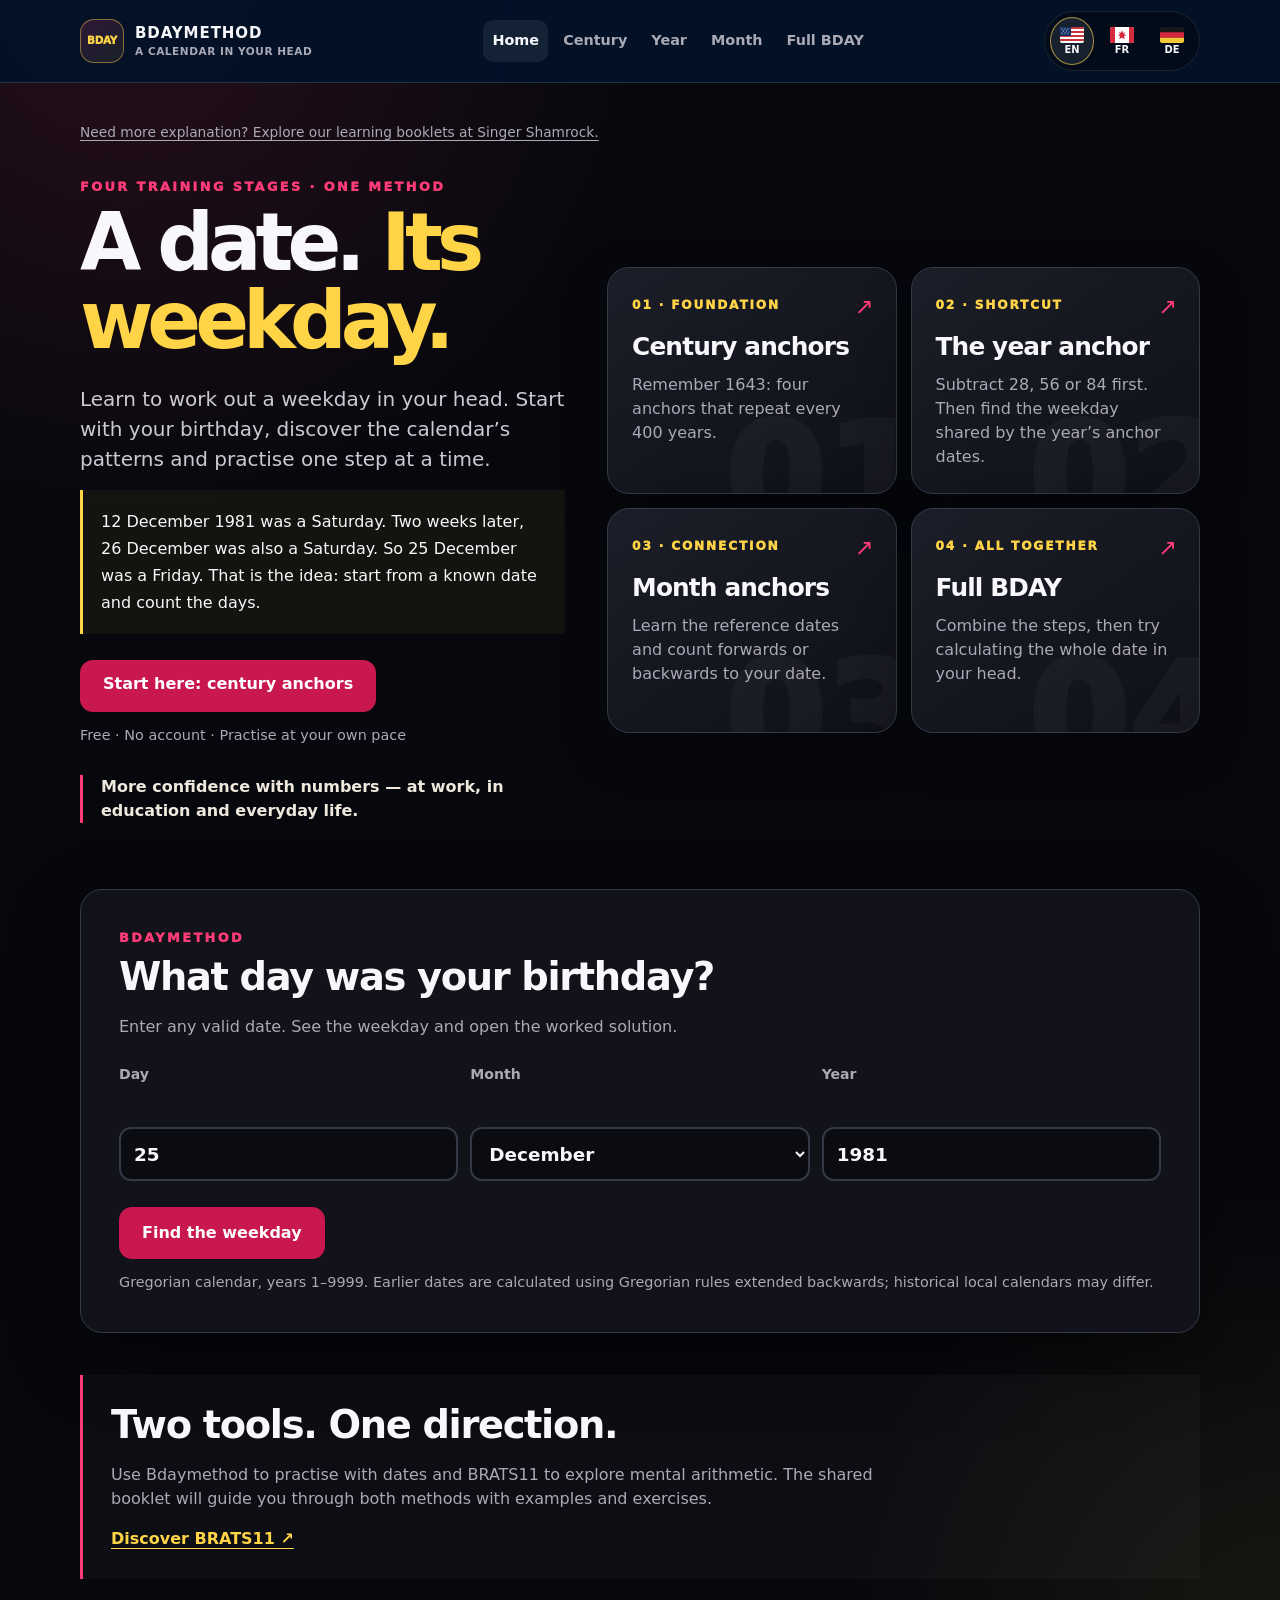
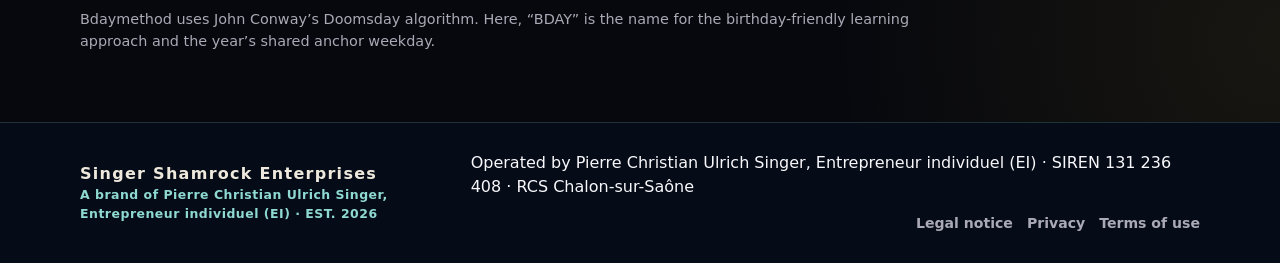
<file: index.html>
<!doctype html>
<html lang="en-US" class="no-js"><head>
<meta charset="utf-8"><meta name="viewport" content="width=device-width, initial-scale=1">
<title>Bdaymethod — A calendar in your head</title><meta name="description" content="Free calendar arithmetic with Bdaymethod: learn century anchors, the 28-year shortcut and month anchors, then work out weekdays with guided exercises.">
<link rel="canonical" href="https://bdaymethod.com/">
<meta name="theme-color" content="#031329">
<meta property="og:type" content="website"><meta property="og:site_name" content="Bdaymethod">
<meta property="og:title" content="Bdaymethod — A calendar in your head"><meta property="og:description" content="Free calendar arithmetic with Bdaymethod: learn century anchors, the 28-year shortcut and month anchors, then work out weekdays with guided exercises."><meta property="og:url" content="https://bdaymethod.com/"><meta property="og:locale" content="en_US">
<meta name="twitter:card" content="summary"><meta name="twitter:title" content="Bdaymethod — A calendar in your head"><meta name="twitter:description" content="Free calendar arithmetic with Bdaymethod: learn century anchors, the 28-year shortcut and month anchors, then work out weekdays with guided exercises.">
<link rel="icon" href="assets/favicon.svg" type="image/svg+xml">
<link rel="stylesheet" href="styles.css?v=20261010-1">
<script src="config.js?v=20261010-1" defer></script><script src="engine.js?v=20261010-1" defer></script><script src="assets/i18n.js?v=20261010-1" defer></script><script src="common.js?v=20261010-1" defer></script>
</head><body data-page="index"><a class="skip-link" href="#main">Skip to content</a><header class="site-header"><div class="site-shell header-inner"><a class="brand-link" href="index.html?lang=en"><span class="brand-mark" aria-hidden="true">BDAY</span><span class="brand-copy"><strong>BDAYMETHOD</strong><small>A calendar in your head</small></span></a><nav class="main-nav" aria-label="Main navigation"><a href="index.html?lang=en" aria-current="page">Home</a><a href="century.html?lang=en">Century</a><a href="year.html?lang=en">Year</a><a href="month.html?lang=en">Month</a><a href="learn.html?lang=en">Full BDAY</a></nav><div class="language-switcher js-only" aria-label="Language"><a class="language-button is-active" href="index.html?lang=en" data-language="en" lang="en-US" aria-label="English (USA)" aria-current="true"><img src="assets/flags/us.svg" alt="" width="24" height="16"><small>EN</small></a><a class="language-button" href="index.html?lang=fr-CA" data-language="fr-CA" lang="fr-CA" aria-label="Français (Canada)"><img src="assets/flags/ca.svg" alt="" width="24" height="16"><small>FR</small></a><a class="language-button" href="index.html?lang=de" data-language="de" lang="de-DE" aria-label="Deutsch"><img src="assets/flags/de.svg" alt="" width="24" height="16"><small>DE</small></a></div></div></header><noscript><p class="site-shell noscript-note">Examples remain readable in English. Enable JavaScript for exercises and language selection. / Les exemples restent lisibles en anglais. Active JavaScript pour les exercices et la langue. / Die Beispiele bleiben auf Englisch lesbar. Aktiviere JavaScript für Übungen und Sprachwahl.</p></noscript><main class="site-shell page-main" id="main" tabindex="-1"><p class="booklet-note"><a href="https://singershamrock.com/booklets.html">Need more explanation? Explore our learning booklets at Singer Shamrock.</a></p><section class="selector-hero"><div><p class="eyebrow">Four training stages · one method</p><h1 class="display-title">A date. <span>Its weekday.</span></h1><p class="lead">Learn to work out a weekday in your head. Start with your birthday, discover the calendar’s patterns and practise one step at a time.</p><p class="home-example">12 December 1981 was a Saturday. Two weeks later, 26 December was also a Saturday. So 25 December was a Friday. That is the idea: start from a known date and count the days.</p><a class="button button-primary home-start" href="century.html?lang=en">Start here: century anchors</a><p class="note">Free · No account · Practise at your own pace</p><p class="brand-thought">More confidence with numbers — at work, in education and everyday life.</p></div><div class="method-grid" aria-label="Training stages"><a class="method-card" href="century.html?lang=en" data-number="01"><span class="card-arrow" aria-hidden="true">↗</span><span class="card-kicker">01 · Foundation</span><h2>Century anchors</h2><p>Remember 1643: four anchors that repeat every 400 years.</p></a><a class="method-card" href="year.html?lang=en" data-number="02"><span class="card-arrow" aria-hidden="true">↗</span><span class="card-kicker">02 · Shortcut</span><h2>The year anchor</h2><p>Subtract 28, 56 or 84 first. Then find the weekday shared by the year’s anchor dates.</p></a><a class="method-card" href="month.html?lang=en" data-number="03"><span class="card-arrow" aria-hidden="true">↗</span><span class="card-kicker">03 · Connection</span><h2>Month anchors</h2><p>Learn the reference dates and count forwards or backwards to your date.</p></a><a class="method-card" href="learn.html?lang=en" data-number="04"><span class="card-arrow" aria-hidden="true">↗</span><span class="card-kicker">04 · All together</span><h2>Full BDAY</h2><p>Combine the steps, then try calculating the whole date in your head.</p></a></div></section><section class="home-calculator trainer-card js-only" id="calculator"><div class="trainer-content"><p class="eyebrow">BDAYMETHOD</p><h2>What day was your birthday?</h2><p class="intro-copy">Enter any valid date. See the weekday and open the worked solution.</p><form id="date-form" novalidate><div class="fields date-fields"><div class="field"><label for="calc-day">Day</label><input id="calc-day" name="day" type="text" inputmode="numeric" maxlength="2" value="25" autocomplete="off" required></div><div class="field"><label for="calc-month">Month</label><select id="calc-month" name="month"><option value="1">January</option><option value="2">February</option><option value="3">March</option><option value="4">April</option><option value="5">May</option><option value="6">June</option><option value="7">July</option><option value="8">August</option><option value="9">September</option><option value="10">October</option><option value="11">November</option><option value="12" selected>December</option></select></div><div class="field"><label for="calc-year">Year</label><input id="calc-year" name="year" type="text" inputmode="numeric" maxlength="4" value="1981" autocomplete="off" required></div></div><div class="actions"><button class="button button-primary" type="submit">Find the weekday</button></div><div id="calc-result" class="result" role="status" aria-live="polite" aria-atomic="true"></div><details id="calc-solution" class="answer-details" hidden><summary>Worked solution</summary><div id="calc-steps"></div></details></form><p class="note">Gregorian calendar, years 1–9999. Earlier dates are calculated using Gregorian rules extended backwards; historical local calendars may differ.</p></div></section><section class="cross-promo"><h2>Two tools. One direction.</h2><p>Use Bdaymethod to practise with dates and BRATS11 to explore mental arithmetic. The shared booklet will guide you through both methods with examples and exercises.</p><a href="https://brats11.com/" class="text-link">Discover BRATS11 ↗</a></section><p class="note origin">Bdaymethod uses John Conway’s Doomsday algorithm. Here, “BDAY” is the name for the birthday-friendly learning approach and the year’s shared anchor weekday.</p></main><footer class="site-footer"><div class="site-shell footer-inner"><a class="sse-signet" href="https://singershamrock.com"><strong>Singer Shamrock Enterprises</strong><span>A brand of Pierre Christian Ulrich Singer, Entrepreneur individuel (EI) · EST. 2026</span></a><div class="footer-links"><span>Operated by Pierre Christian Ulrich Singer, Entrepreneur individuel (EI) · SIREN 131 236 408 · RCS Chalon-sur-Saône</span><a href="legal.html?lang=en#imprint">Legal notice</a><a href="privacy.html?lang=en">Privacy</a><a href="legal.html?lang=en#terms">Terms of use</a></div></div></footer></body></html>
</file>
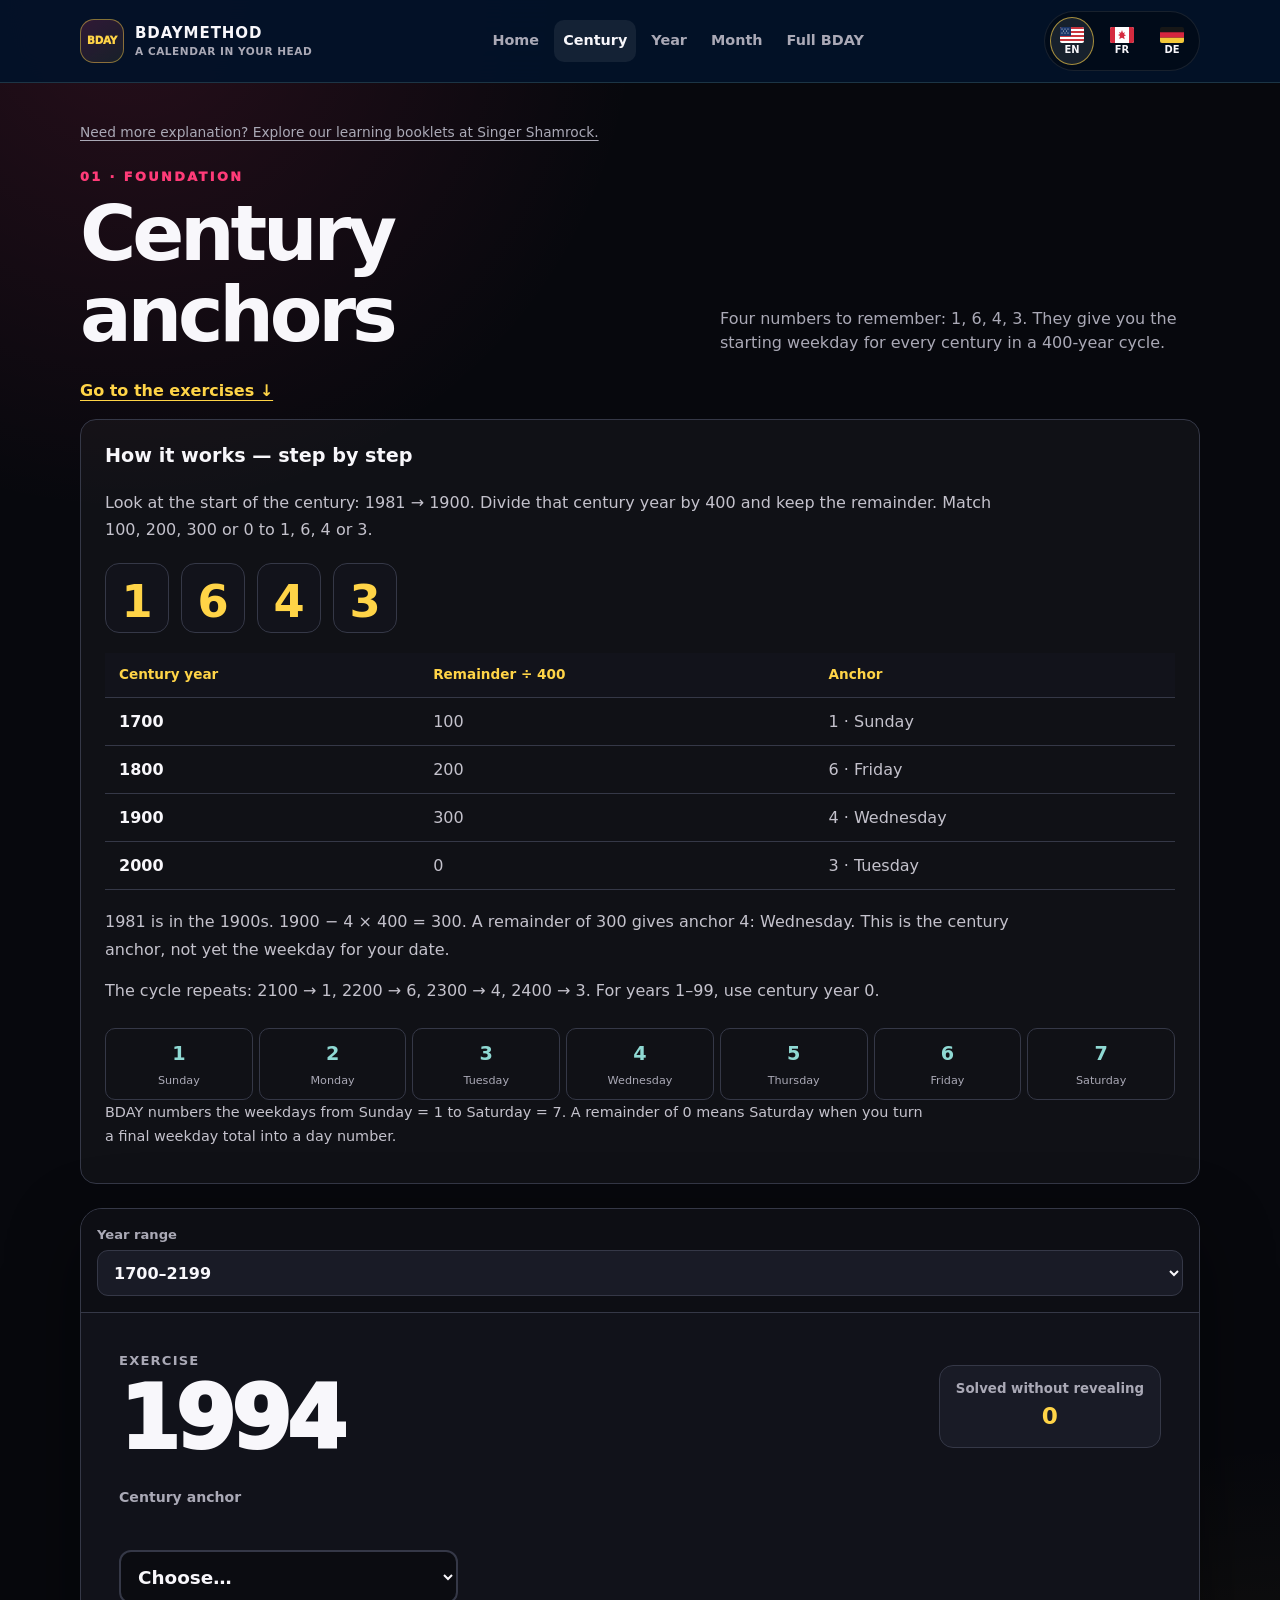
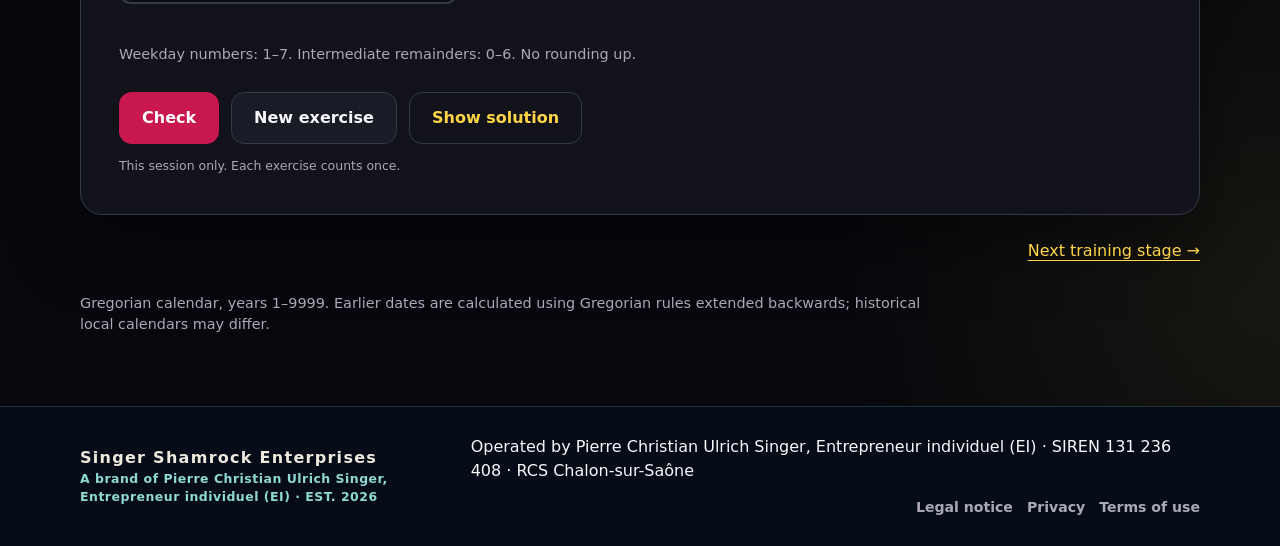
<file: century.html>
<!doctype html>
<html lang="en-US" class="no-js"><head>
<meta charset="utf-8"><meta name="viewport" content="width=device-width, initial-scale=1">
<title>Century anchors — Bdaymethod</title><meta name="description" content="Free calendar arithmetic with Bdaymethod: learn century anchors, the 28-year shortcut and month anchors, then work out weekdays with guided exercises.">
<link rel="canonical" href="https://bdaymethod.com/century.html">
<meta name="theme-color" content="#031329">
<meta property="og:type" content="website"><meta property="og:site_name" content="Bdaymethod">
<meta property="og:title" content="Century anchors — Bdaymethod"><meta property="og:description" content="Free calendar arithmetic with Bdaymethod: learn century anchors, the 28-year shortcut and month anchors, then work out weekdays with guided exercises."><meta property="og:url" content="https://bdaymethod.com/century.html"><meta property="og:locale" content="en_US">
<meta name="twitter:card" content="summary"><meta name="twitter:title" content="Century anchors — Bdaymethod"><meta name="twitter:description" content="Free calendar arithmetic with Bdaymethod: learn century anchors, the 28-year shortcut and month anchors, then work out weekdays with guided exercises.">
<link rel="icon" href="assets/favicon.svg" type="image/svg+xml">
<link rel="stylesheet" href="styles.css?v=20261010-1">
<script src="config.js?v=20261010-1" defer></script><script src="engine.js?v=20261010-1" defer></script><script src="assets/i18n.js?v=20261010-1" defer></script><script src="common.js?v=20261010-1" defer></script>
</head><body data-page="century"><a class="skip-link" href="#main">Skip to content</a><header class="site-header"><div class="site-shell header-inner"><a class="brand-link" href="index.html?lang=en"><span class="brand-mark" aria-hidden="true">BDAY</span><span class="brand-copy"><strong>BDAYMETHOD</strong><small>A calendar in your head</small></span></a><nav class="main-nav" aria-label="Main navigation"><a href="index.html?lang=en">Home</a><a href="century.html?lang=en" aria-current="page">Century</a><a href="year.html?lang=en">Year</a><a href="month.html?lang=en">Month</a><a href="learn.html?lang=en">Full BDAY</a></nav><div class="language-switcher js-only" aria-label="Language"><a class="language-button is-active" href="century.html?lang=en" data-language="en" lang="en-US" aria-label="English (USA)" aria-current="true"><img src="assets/flags/us.svg" alt="" width="24" height="16"><small>EN</small></a><a class="language-button" href="century.html?lang=fr-CA" data-language="fr-CA" lang="fr-CA" aria-label="Français (Canada)"><img src="assets/flags/ca.svg" alt="" width="24" height="16"><small>FR</small></a><a class="language-button" href="century.html?lang=de" data-language="de" lang="de-DE" aria-label="Deutsch"><img src="assets/flags/de.svg" alt="" width="24" height="16"><small>DE</small></a></div></div></header><noscript><p class="site-shell noscript-note">Examples remain readable in English. Enable JavaScript for exercises and language selection. / Les exemples restent lisibles en anglais. Active JavaScript pour les exercices et la langue. / Die Beispiele bleiben auf Englisch lesbar. Aktiviere JavaScript für Übungen und Sprachwahl.</p></noscript><main class="site-shell page-main" id="main" tabindex="-1"><p class="booklet-note"><a href="https://singershamrock.com/booklets.html">Need more explanation? Explore our learning booklets at Singer Shamrock.</a></p><div class="page-intro"><div><p class="eyebrow">01 · Foundation</p><h1>Century anchors</h1></div><p>Four numbers to remember: 1, 6, 4, 3. They give you the starting weekday for every century in a 400-year cycle.</p></div><p class="learning-actions js-only"><a href="#practice">Go to the exercises ↓</a></p><section class="learning-guide"><h2>How it works — step by step</h2><p>Look at the start of the century: 1981 → 1900. Divide that century year by 400 and keep the remainder. Match 100, 200, 300 or 0 to 1, 6, 4 or 3.</p><div class="anchor-code" aria-label="1, 6, 4, 3"><span>1</span><span>6</span><span>4</span><span>3</span></div><div class="table-wrap"><table><thead><tr><th scope="col">Century year</th><th scope="col">Remainder ÷ 400</th><th scope="col">Anchor</th></tr></thead><tbody><tr><th scope="row">1700</th><td>100</td><td>1 · Sunday</td></tr><tr><th scope="row">1800</th><td>200</td><td>6 · Friday</td></tr><tr><th scope="row">1900</th><td>300</td><td>4 · Wednesday</td></tr><tr><th scope="row">2000</th><td>0</td><td>3 · Tuesday</td></tr></tbody></table></div><p>1981 is in the 1900s. 1900 − 4 × 400 = 300. A remainder of 300 gives anchor 4: Wednesday. This is the century anchor, not yet the weekday for your date.</p><p>The cycle repeats: 2100 → 1, 2200 → 6, 2300 → 4, 2400 → 3. For years 1–99, use century year 0.</p><div class="day-strip" aria-label="Weekday numbers: 1–7. Intermediate remainders: 0–6. No rounding up."><span><b>1</b>Sunday</span><span><b>2</b>Monday</span><span><b>3</b>Tuesday</span><span><b>4</b>Wednesday</span><span><b>5</b>Thursday</span><span><b>6</b>Friday</span><span><b>7</b>Saturday</span></div><p class="note">BDAY numbers the weekdays from Sunday = 1 to Saturday = 7. A remainder of 0 means Saturday when you turn a final weekday total into a day number.</p></section><section class="trainer-card js-only" id="practice" aria-label="Exercise"><div class="control-bar"><div class="control-group"><label for="year-range">Year range</label><select id="year-range"><option value="regular" selected>1700–2199</option><option value="extended">1–9999</option></select></div></div><div class="trainer-content"><div class="problem-head"><div><p class="problem-label">Exercise</p><h2 class="problem" id="problem" tabindex="-1">1994</h2></div><div class="task-badge"><small>Solved without revealing</small><strong id="score">0</strong></div></div><form id="practice-form" novalidate><div class="fields"><div class="field"><label for="answer-x">Century anchor</label><select id="answer-x" name="x" required aria-describedby="feedback-x"><option value="">Choose…</option><option value="1">1 · Sunday</option><option value="2">2 · Monday</option><option value="3">3 · Tuesday</option><option value="4">4 · Wednesday</option><option value="5">5 · Thursday</option><option value="6">6 · Friday</option><option value="7">7 · Saturday</option></select><p class="feedback" id="feedback-x"></p></div></div><p class="note">Weekday numbers: 1–7. Intermediate remainders: 0–6. No rounding up.</p><div class="actions"><button class="button button-primary" type="submit">Check</button><button class="button button-secondary" id="new-task" type="button">New exercise</button><button class="button button-quiet" id="reveal" type="button">Show solution</button></div><div id="practice-result" class="result" role="status" aria-live="polite" aria-atomic="true"></div><section id="practice-solution" class="answer-details" hidden><h3>Worked solution</h3><div id="practice-steps"></div></section></form><p class="note stats-note">This session only. Each exercise counts once.</p></div></section><p class="next-stage"><a href="year.html?lang=en">Next training stage →</a></p><p class="note calendar-note">Gregorian calendar, years 1–9999. Earlier dates are calculated using Gregorian rules extended backwards; historical local calendars may differ.</p></main><footer class="site-footer"><div class="site-shell footer-inner"><a class="sse-signet" href="https://singershamrock.com"><strong>Singer Shamrock Enterprises</strong><span>A brand of Pierre Christian Ulrich Singer, Entrepreneur individuel (EI) · EST. 2026</span></a><div class="footer-links"><span>Operated by Pierre Christian Ulrich Singer, Entrepreneur individuel (EI) · SIREN 131 236 408 · RCS Chalon-sur-Saône</span><a href="legal.html?lang=en#imprint">Legal notice</a><a href="privacy.html?lang=en">Privacy</a><a href="legal.html?lang=en#terms">Terms of use</a></div></div></footer></body></html>
</file>
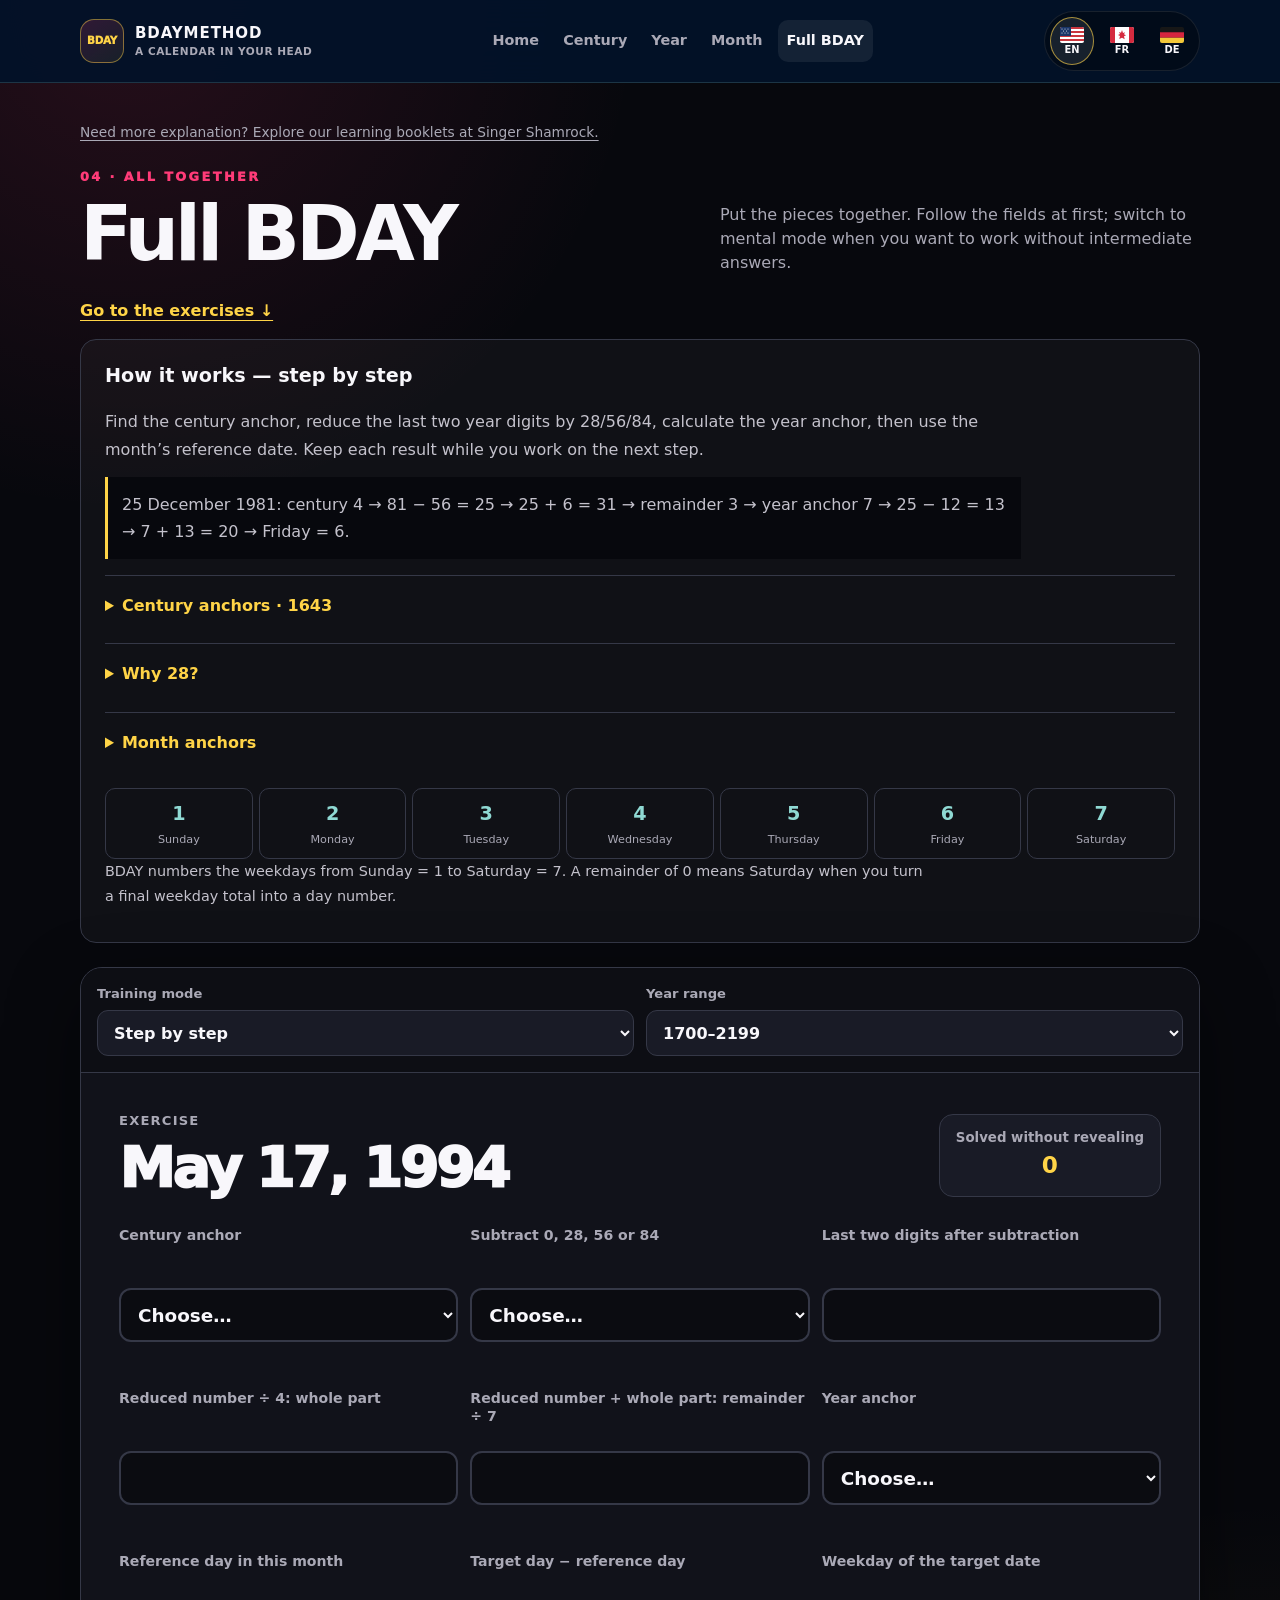
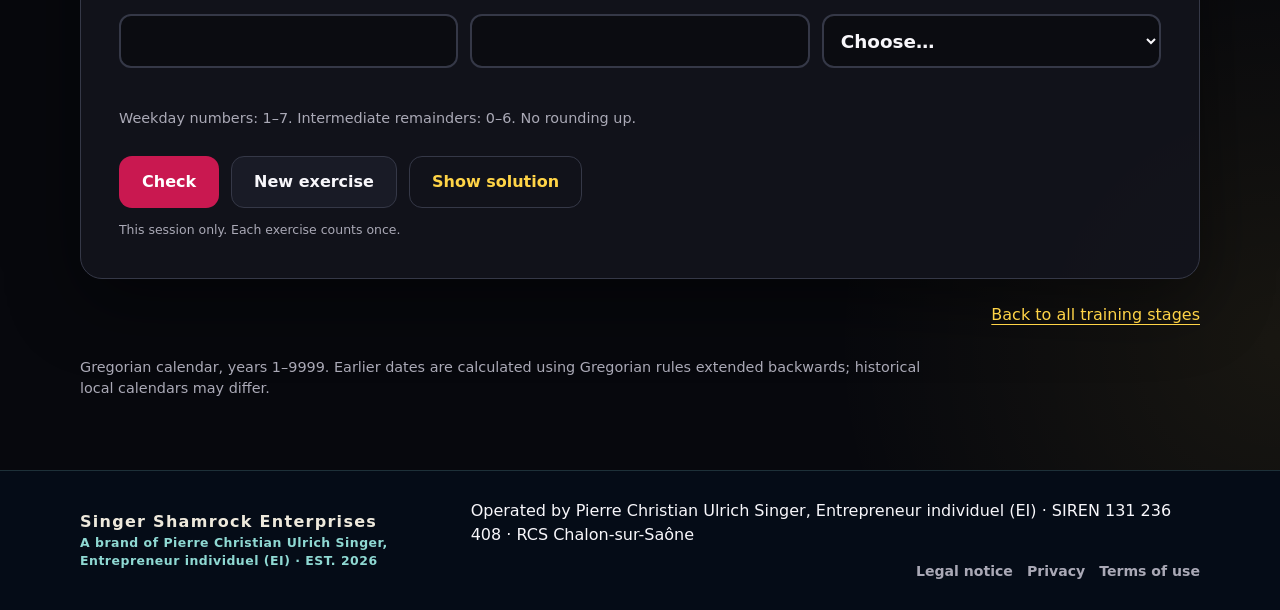
<file: learn.html>
<!doctype html>
<html lang="en-US" class="no-js"><head>
<meta charset="utf-8"><meta name="viewport" content="width=device-width, initial-scale=1">
<title>Full BDAY — Bdaymethod</title><meta name="description" content="Free calendar arithmetic with Bdaymethod: learn century anchors, the 28-year shortcut and month anchors, then work out weekdays with guided exercises.">
<link rel="canonical" href="https://bdaymethod.com/learn.html">
<meta name="theme-color" content="#031329">
<meta property="og:type" content="website"><meta property="og:site_name" content="Bdaymethod">
<meta property="og:title" content="Full BDAY — Bdaymethod"><meta property="og:description" content="Free calendar arithmetic with Bdaymethod: learn century anchors, the 28-year shortcut and month anchors, then work out weekdays with guided exercises."><meta property="og:url" content="https://bdaymethod.com/learn.html"><meta property="og:locale" content="en_US">
<meta name="twitter:card" content="summary"><meta name="twitter:title" content="Full BDAY — Bdaymethod"><meta name="twitter:description" content="Free calendar arithmetic with Bdaymethod: learn century anchors, the 28-year shortcut and month anchors, then work out weekdays with guided exercises.">
<link rel="icon" href="assets/favicon.svg" type="image/svg+xml">
<link rel="stylesheet" href="styles.css?v=20261010-1">
<script src="config.js?v=20261010-1" defer></script><script src="engine.js?v=20261010-1" defer></script><script src="assets/i18n.js?v=20261010-1" defer></script><script src="common.js?v=20261010-1" defer></script>
</head><body data-page="learn"><a class="skip-link" href="#main">Skip to content</a><header class="site-header"><div class="site-shell header-inner"><a class="brand-link" href="index.html?lang=en"><span class="brand-mark" aria-hidden="true">BDAY</span><span class="brand-copy"><strong>BDAYMETHOD</strong><small>A calendar in your head</small></span></a><nav class="main-nav" aria-label="Main navigation"><a href="index.html?lang=en">Home</a><a href="century.html?lang=en">Century</a><a href="year.html?lang=en">Year</a><a href="month.html?lang=en">Month</a><a href="learn.html?lang=en" aria-current="page">Full BDAY</a></nav><div class="language-switcher js-only" aria-label="Language"><a class="language-button is-active" href="learn.html?lang=en" data-language="en" lang="en-US" aria-label="English (USA)" aria-current="true"><img src="assets/flags/us.svg" alt="" width="24" height="16"><small>EN</small></a><a class="language-button" href="learn.html?lang=fr-CA" data-language="fr-CA" lang="fr-CA" aria-label="Français (Canada)"><img src="assets/flags/ca.svg" alt="" width="24" height="16"><small>FR</small></a><a class="language-button" href="learn.html?lang=de" data-language="de" lang="de-DE" aria-label="Deutsch"><img src="assets/flags/de.svg" alt="" width="24" height="16"><small>DE</small></a></div></div></header><noscript><p class="site-shell noscript-note">Examples remain readable in English. Enable JavaScript for exercises and language selection. / Les exemples restent lisibles en anglais. Active JavaScript pour les exercices et la langue. / Die Beispiele bleiben auf Englisch lesbar. Aktiviere JavaScript für Übungen und Sprachwahl.</p></noscript><main class="site-shell page-main" id="main" tabindex="-1"><p class="booklet-note"><a href="https://singershamrock.com/booklets.html">Need more explanation? Explore our learning booklets at Singer Shamrock.</a></p><div class="page-intro"><div><p class="eyebrow">04 · All together</p><h1>Full BDAY</h1></div><p>Put the pieces together. Follow the fields at first; switch to mental mode when you want to work without intermediate answers.</p></div><p class="learning-actions js-only"><a href="#practice">Go to the exercises ↓</a></p><section class="learning-guide"><h2>How it works — step by step</h2><p>Find the century anchor, reduce the last two year digits by 28/56/84, calculate the year anchor, then use the month’s reference date. Keep each result while you work on the next step.</p><p class="equation-example">25 December 1981: century 4 → 81 − 56 = 25 → 25 + 6 = 31 → remainder 3 → year anchor 7 → 25 − 12 = 13 → 7 + 13 = 20 → Friday = 6.</p><details><summary>Century anchors · 1643</summary><div class="table-wrap"><table><thead><tr><th scope="col">Century year</th><th scope="col">Remainder ÷ 400</th><th scope="col">Anchor</th></tr></thead><tbody><tr><th scope="row">1700</th><td>100</td><td>1 · Sunday</td></tr><tr><th scope="row">1800</th><td>200</td><td>6 · Friday</td></tr><tr><th scope="row">1900</th><td>300</td><td>4 · Wednesday</td></tr><tr><th scope="row">2000</th><td>0</td><td>3 · Tuesday</td></tr></tbody></table></div></details><details><summary>Why 28?</summary><ol><li>Keep the last two digits: 1981 → 81.</li><li>Subtract the largest of 84, 56 or 28 that fits. If the number is below 28, subtract 0. Here: 81 − 56 = 25.</li><li>Divide the reduced number by 4 and keep only the whole part: 25 ÷ 4 → 6.</li><li>Add: 25 + 6 = 31. Remove complete weeks: 31 − 28 = 3.</li><li>Add the century anchor: 4 + 3 = 7. The year anchor for 1981 is Saturday.</li></ol><p>In this year calculation, 28 years contribute 28 + 7 = 35 days, exactly five weeks. Subtracting 28, 56 or 84 from the last two digits therefore preserves the remainder. Apply this shortcut within the year’s last two digits; the century anchor handles century changes.</p></details><details><summary>Month anchors</summary><div class="table-wrap"><table><thead><tr><th scope="col">Month</th><th scope="col">Common year</th><th scope="col">Leap year</th></tr></thead><tbody><tr><th scope="row">January</th><td>3</td><td>4</td></tr><tr><th scope="row">February</th><td>28</td><td>29</td></tr><tr><th scope="row">March</th><td>14</td><td>14</td></tr><tr><th scope="row">April</th><td>4</td><td>4</td></tr><tr><th scope="row">May</th><td>9</td><td>9</td></tr><tr><th scope="row">June</th><td>6</td><td>6</td></tr><tr><th scope="row">July</th><td>11</td><td>11</td></tr><tr><th scope="row">August</th><td>8</td><td>8</td></tr><tr><th scope="row">September</th><td>5</td><td>5</td></tr><tr><th scope="row">October</th><td>10</td><td>10</td></tr><tr><th scope="row">November</th><td>7</td><td>7</td></tr><tr><th scope="row">December</th><td>12</td><td>12</td></tr></tbody></table></div><p>January and February change in leap years: 4 January and 29 February instead of 3 January and 28 February. A year is leap if divisible by 4, except century years unless also divisible by 400. So 1900 and 2100 are common years; 2000 is leap.</p></details><div class="day-strip" aria-label="Weekday numbers: 1–7. Intermediate remainders: 0–6. No rounding up."><span><b>1</b>Sunday</span><span><b>2</b>Monday</span><span><b>3</b>Tuesday</span><span><b>4</b>Wednesday</span><span><b>5</b>Thursday</span><span><b>6</b>Friday</span><span><b>7</b>Saturday</span></div><p class="note">BDAY numbers the weekdays from Sunday = 1 to Saturday = 7. A remainder of 0 means Saturday when you turn a final weekday total into a day number.</p></section><section class="trainer-card js-only" id="practice" aria-label="Exercise"><div class="control-bar"><div class="control-group"><label for="training-mode">Training mode</label><select id="training-mode"><option value="guided" selected>Step by step</option><option value="mental">In your head</option></select></div><div class="control-group"><label for="year-range">Year range</label><select id="year-range"><option value="regular" selected>1700–2199</option><option value="extended">1–9999</option></select></div></div><div class="trainer-content"><div class="problem-head"><div><p class="problem-label">Exercise</p><h2 class="problem date-problem" id="problem" tabindex="-1">May 17, 1994</h2></div><div class="task-badge"><small>Solved without revealing</small><strong id="score">0</strong></div></div><form id="practice-form" novalidate><div class="fields"><div class="field"><label for="answer-x">Century anchor</label><select id="answer-x" name="x" required aria-describedby="feedback-x"><option value="">Choose…</option><option value="1">1 · Sunday</option><option value="2">2 · Monday</option><option value="3">3 · Tuesday</option><option value="4">4 · Wednesday</option><option value="5">5 · Thursday</option><option value="6">6 · Friday</option><option value="7">7 · Saturday</option></select><p class="feedback" id="feedback-x"></p></div><div class="field"><label for="answer-removed">Subtract 0, 28, 56 or 84</label><select id="answer-removed" name="removed" required aria-describedby="feedback-removed"><option value="">Choose…</option><option value="0">0</option><option value="28">28</option><option value="56">56</option><option value="84">84</option></select><p class="feedback" id="feedback-removed"></p></div><div class="field"><label for="answer-reduced">Last two digits after subtraction</label><input id="answer-reduced" name="reduced" type="text" inputmode="numeric" autocomplete="off" maxlength="5" required aria-describedby="feedback-reduced"><p class="feedback" id="feedback-reduced"></p></div><div class="field"><label for="answer-q">Reduced number ÷ 4: whole part</label><input id="answer-q" name="q" type="text" inputmode="numeric" autocomplete="off" maxlength="5" required aria-describedby="feedback-q"><p class="feedback" id="feedback-q"></p></div><div class="field"><label for="answer-contribution">Reduced number + whole part: remainder ÷ 7</label><input id="answer-contribution" name="contribution" type="text" inputmode="numeric" autocomplete="off" maxlength="5" required aria-describedby="feedback-contribution"><p class="feedback" id="feedback-contribution"></p></div><div class="field"><label for="answer-z">Year anchor</label><select id="answer-z" name="z" required aria-describedby="feedback-z"><option value="">Choose…</option><option value="1">1 · Sunday</option><option value="2">2 · Monday</option><option value="3">3 · Tuesday</option><option value="4">4 · Wednesday</option><option value="5">5 · Thursday</option><option value="6">6 · Friday</option><option value="7">7 · Saturday</option></select><p class="feedback" id="feedback-z"></p></div><div class="field"><label for="answer-anchor">Reference day in this month</label><input id="answer-anchor" name="anchor" type="text" inputmode="numeric" autocomplete="off" maxlength="5" required aria-describedby="feedback-anchor"><p class="feedback" id="feedback-anchor"></p></div><div class="field"><label for="answer-offset">Target day − reference day</label><input id="answer-offset" name="offset" type="text" inputmode="text" autocomplete="off" maxlength="5" required aria-describedby="feedback-offset"><p class="feedback" id="feedback-offset"></p></div><div class="field"><label for="answer-weekday">Weekday of the target date</label><select id="answer-weekday" name="weekday" required aria-describedby="feedback-weekday"><option value="">Choose…</option><option value="1">1 · Sunday</option><option value="2">2 · Monday</option><option value="3">3 · Tuesday</option><option value="4">4 · Wednesday</option><option value="5">5 · Thursday</option><option value="6">6 · Friday</option><option value="7">7 · Saturday</option></select><p class="feedback" id="feedback-weekday"></p></div></div><p class="note">Weekday numbers: 1–7. Intermediate remainders: 0–6. No rounding up.</p><div class="actions"><button class="button button-primary" type="submit">Check</button><button class="button button-secondary" id="new-task" type="button">New exercise</button><button class="button button-quiet" id="reveal" type="button">Show solution</button></div><div id="practice-result" class="result" role="status" aria-live="polite" aria-atomic="true"></div><section id="practice-solution" class="answer-details" hidden><h3>Worked solution</h3><div id="practice-steps"></div></section></form><p class="note stats-note">This session only. Each exercise counts once.</p></div></section><p class="next-stage"><a href="index.html?lang=en">Back to all training stages</a></p><p class="note calendar-note">Gregorian calendar, years 1–9999. Earlier dates are calculated using Gregorian rules extended backwards; historical local calendars may differ.</p></main><footer class="site-footer"><div class="site-shell footer-inner"><a class="sse-signet" href="https://singershamrock.com"><strong>Singer Shamrock Enterprises</strong><span>A brand of Pierre Christian Ulrich Singer, Entrepreneur individuel (EI) · EST. 2026</span></a><div class="footer-links"><span>Operated by Pierre Christian Ulrich Singer, Entrepreneur individuel (EI) · SIREN 131 236 408 · RCS Chalon-sur-Saône</span><a href="legal.html?lang=en#imprint">Legal notice</a><a href="privacy.html?lang=en">Privacy</a><a href="legal.html?lang=en#terms">Terms of use</a></div></div></footer></body></html>
</file>
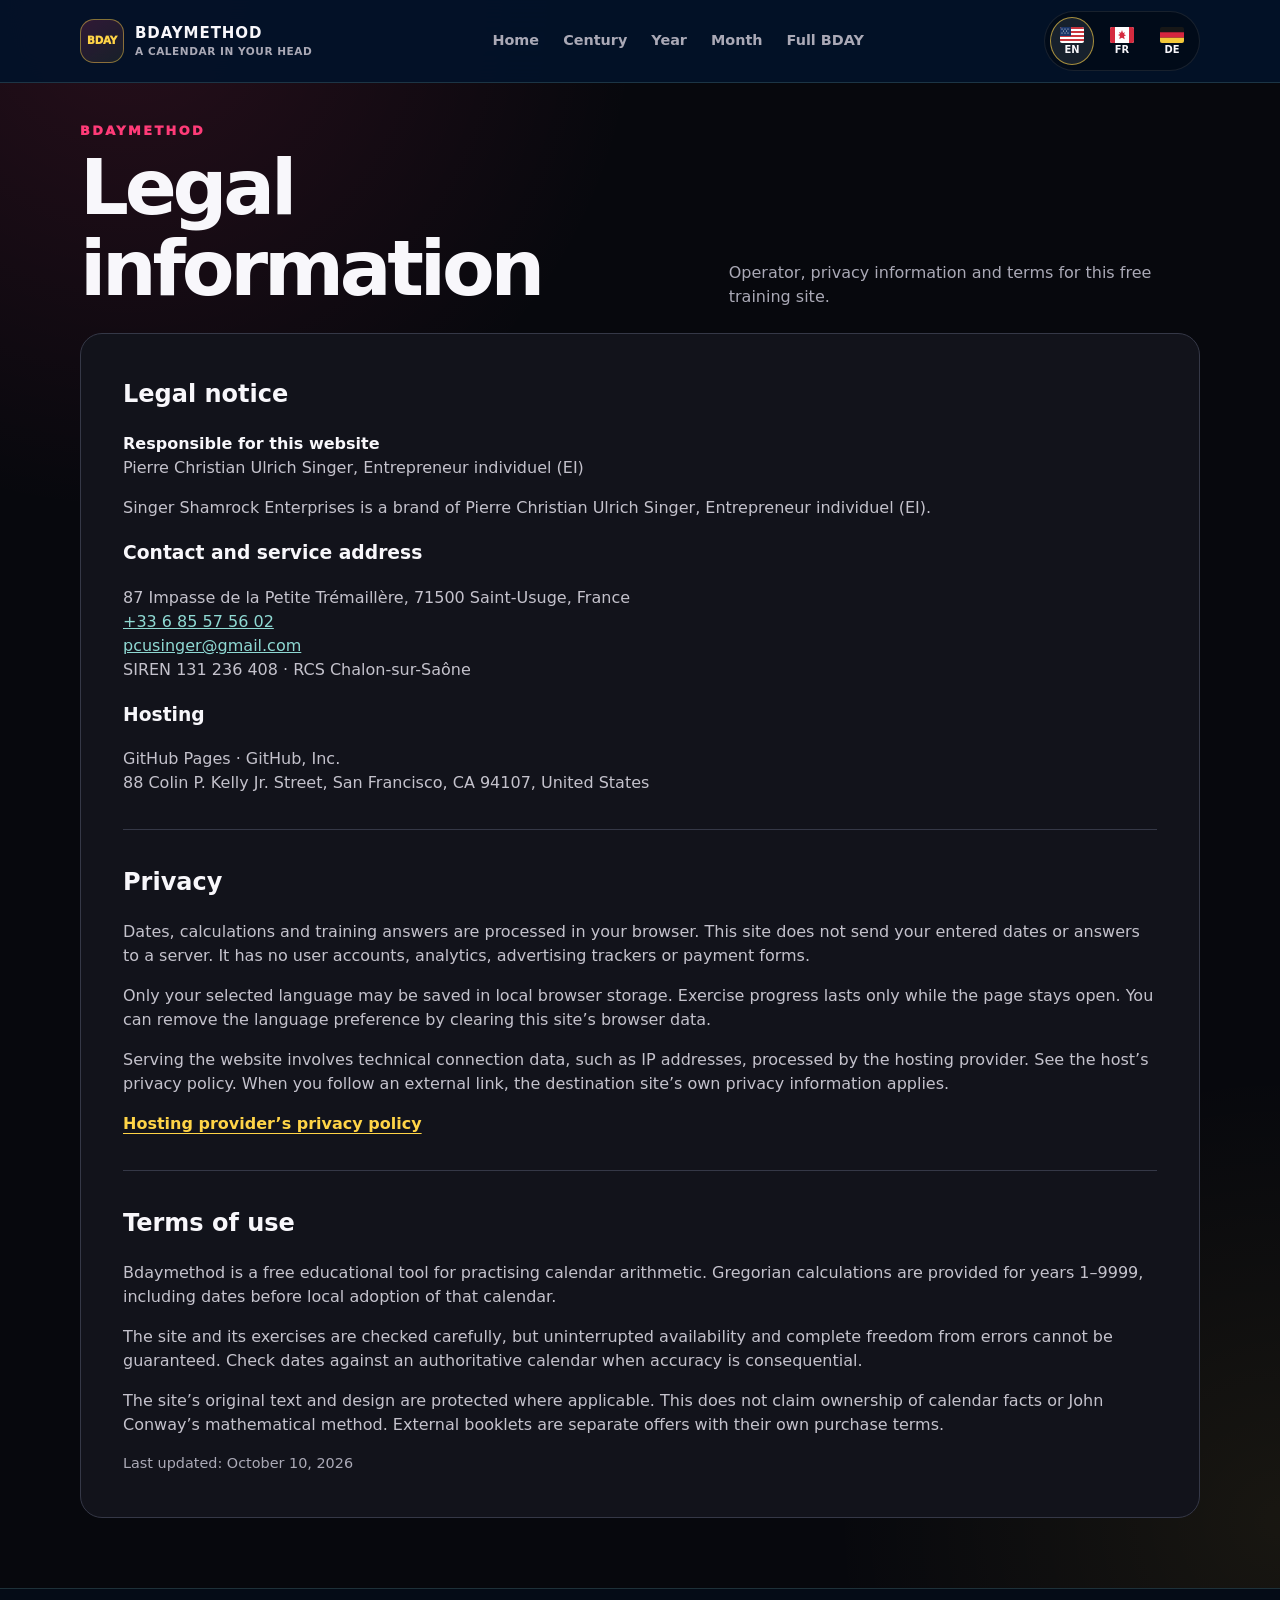
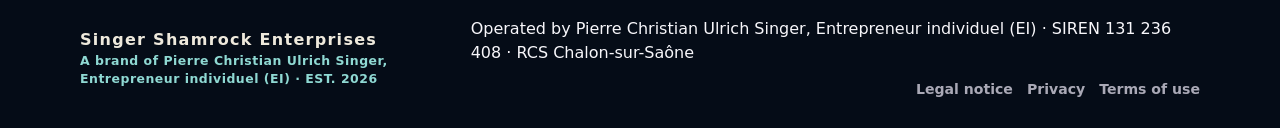
<file: legal.html>
<!doctype html>
<html lang="en-US" class="no-js"><head>
<meta charset="utf-8"><meta name="viewport" content="width=device-width, initial-scale=1">
<title>Legal information — Bdaymethod</title><meta name="description" content="Free calendar arithmetic with Bdaymethod: learn century anchors, the 28-year shortcut and month anchors, then work out weekdays with guided exercises.">
<link rel="canonical" href="https://bdaymethod.com/legal.html">
<meta name="theme-color" content="#031329">
<meta property="og:type" content="website"><meta property="og:site_name" content="Bdaymethod">
<meta property="og:title" content="Legal information — Bdaymethod"><meta property="og:description" content="Free calendar arithmetic with Bdaymethod: learn century anchors, the 28-year shortcut and month anchors, then work out weekdays with guided exercises."><meta property="og:url" content="https://bdaymethod.com/legal.html"><meta property="og:locale" content="en_US">
<meta name="twitter:card" content="summary"><meta name="twitter:title" content="Legal information — Bdaymethod"><meta name="twitter:description" content="Free calendar arithmetic with Bdaymethod: learn century anchors, the 28-year shortcut and month anchors, then work out weekdays with guided exercises.">
<link rel="icon" href="assets/favicon.svg" type="image/svg+xml">
<link rel="stylesheet" href="styles.css?v=20261010-1">
<script src="config.js?v=20261010-1" defer></script><script src="engine.js?v=20261010-1" defer></script><script src="assets/i18n.js?v=20261010-1" defer></script><script src="common.js?v=20261010-1" defer></script>
</head><body data-page="legal"><a class="skip-link" href="#main">Skip to content</a><header class="site-header"><div class="site-shell header-inner"><a class="brand-link" href="index.html?lang=en"><span class="brand-mark" aria-hidden="true">BDAY</span><span class="brand-copy"><strong>BDAYMETHOD</strong><small>A calendar in your head</small></span></a><nav class="main-nav" aria-label="Main navigation"><a href="index.html?lang=en">Home</a><a href="century.html?lang=en">Century</a><a href="year.html?lang=en">Year</a><a href="month.html?lang=en">Month</a><a href="learn.html?lang=en">Full BDAY</a></nav><div class="language-switcher js-only" aria-label="Language"><a class="language-button is-active" href="legal.html?lang=en" data-language="en" lang="en-US" aria-label="English (USA)" aria-current="true"><img src="assets/flags/us.svg" alt="" width="24" height="16"><small>EN</small></a><a class="language-button" href="legal.html?lang=fr-CA" data-language="fr-CA" lang="fr-CA" aria-label="Français (Canada)"><img src="assets/flags/ca.svg" alt="" width="24" height="16"><small>FR</small></a><a class="language-button" href="legal.html?lang=de" data-language="de" lang="de-DE" aria-label="Deutsch"><img src="assets/flags/de.svg" alt="" width="24" height="16"><small>DE</small></a></div></div></header><noscript><p class="site-shell noscript-note">Examples remain readable in English. Enable JavaScript for exercises and language selection. / Les exemples restent lisibles en anglais. Active JavaScript pour les exercices et la langue. / Die Beispiele bleiben auf Englisch lesbar. Aktiviere JavaScript für Übungen und Sprachwahl.</p></noscript><main class="site-shell page-main" id="main" tabindex="-1"><div class="page-intro"><div><p class="eyebrow">BDAYMETHOD</p><h1>Legal information</h1></div><p>Operator, privacy information and terms for this free training site.</p></div><article class="legal-content"><section id="imprint" class="legal-section"><h2>Legal notice</h2><p><strong>Responsible for this website</strong><br>Pierre Christian Ulrich Singer, Entrepreneur individuel (EI)</p><p>Singer Shamrock Enterprises is a brand of Pierre Christian Ulrich Singer, Entrepreneur individuel (EI).</p><h3>Contact and service address</h3><p class="legal-contact">87 Impasse de la Petite Trémaillère, 71500 Saint-Usuge, France<br><a href="tel:+33685575602">+33 6 85 57 56 02</a><br><a href="mailto:pcusinger@gmail.com">pcusinger@gmail.com</a><br>SIREN 131 236 408 · RCS Chalon-sur-Saône</p><h3>Hosting</h3><p>GitHub Pages · GitHub, Inc.<br>88 Colin P. Kelly Jr. Street, San Francisco, CA 94107, United States</p></section><section id="privacy" class="legal-section"><h2>Privacy</h2><p>Dates, calculations and training answers are processed in your browser. This site does not send your entered dates or answers to a server. It has no user accounts, analytics, advertising trackers or payment forms.</p><p>Only your selected language may be saved in local browser storage. Exercise progress lasts only while the page stays open. You can remove the language preference by clearing this site’s browser data.</p><p>Serving the website involves technical connection data, such as IP addresses, processed by the hosting provider. See the host’s privacy policy. When you follow an external link, the destination site’s own privacy information applies.</p><p><a class="text-link" href="https://docs.github.com/en/site-policy/privacy-policies/github-general-privacy-statement">Hosting provider’s privacy policy</a></p></section><section id="terms" class="legal-section"><h2>Terms of use</h2><p>Bdaymethod is a free educational tool for practising calendar arithmetic. Gregorian calculations are provided for years 1–9999, including dates before local adoption of that calendar.</p><p>The site and its exercises are checked carefully, but uninterrupted availability and complete freedom from errors cannot be guaranteed. Check dates against an authoritative calendar when accuracy is consequential.</p><p>The site’s original text and design are protected where applicable. This does not claim ownership of calendar facts or John Conway’s mathematical method. External booklets are separate offers with their own purchase terms.</p></section><p class="note">Last updated: October 10, 2026</p></article></main><footer class="site-footer"><div class="site-shell footer-inner"><a class="sse-signet" href="https://singershamrock.com"><strong>Singer Shamrock Enterprises</strong><span>A brand of Pierre Christian Ulrich Singer, Entrepreneur individuel (EI) · EST. 2026</span></a><div class="footer-links"><span>Operated by Pierre Christian Ulrich Singer, Entrepreneur individuel (EI) · SIREN 131 236 408 · RCS Chalon-sur-Saône</span><a href="legal.html?lang=en#imprint">Legal notice</a><a href="privacy.html?lang=en">Privacy</a><a href="legal.html?lang=en#terms">Terms of use</a></div></div></footer></body></html>
</file>
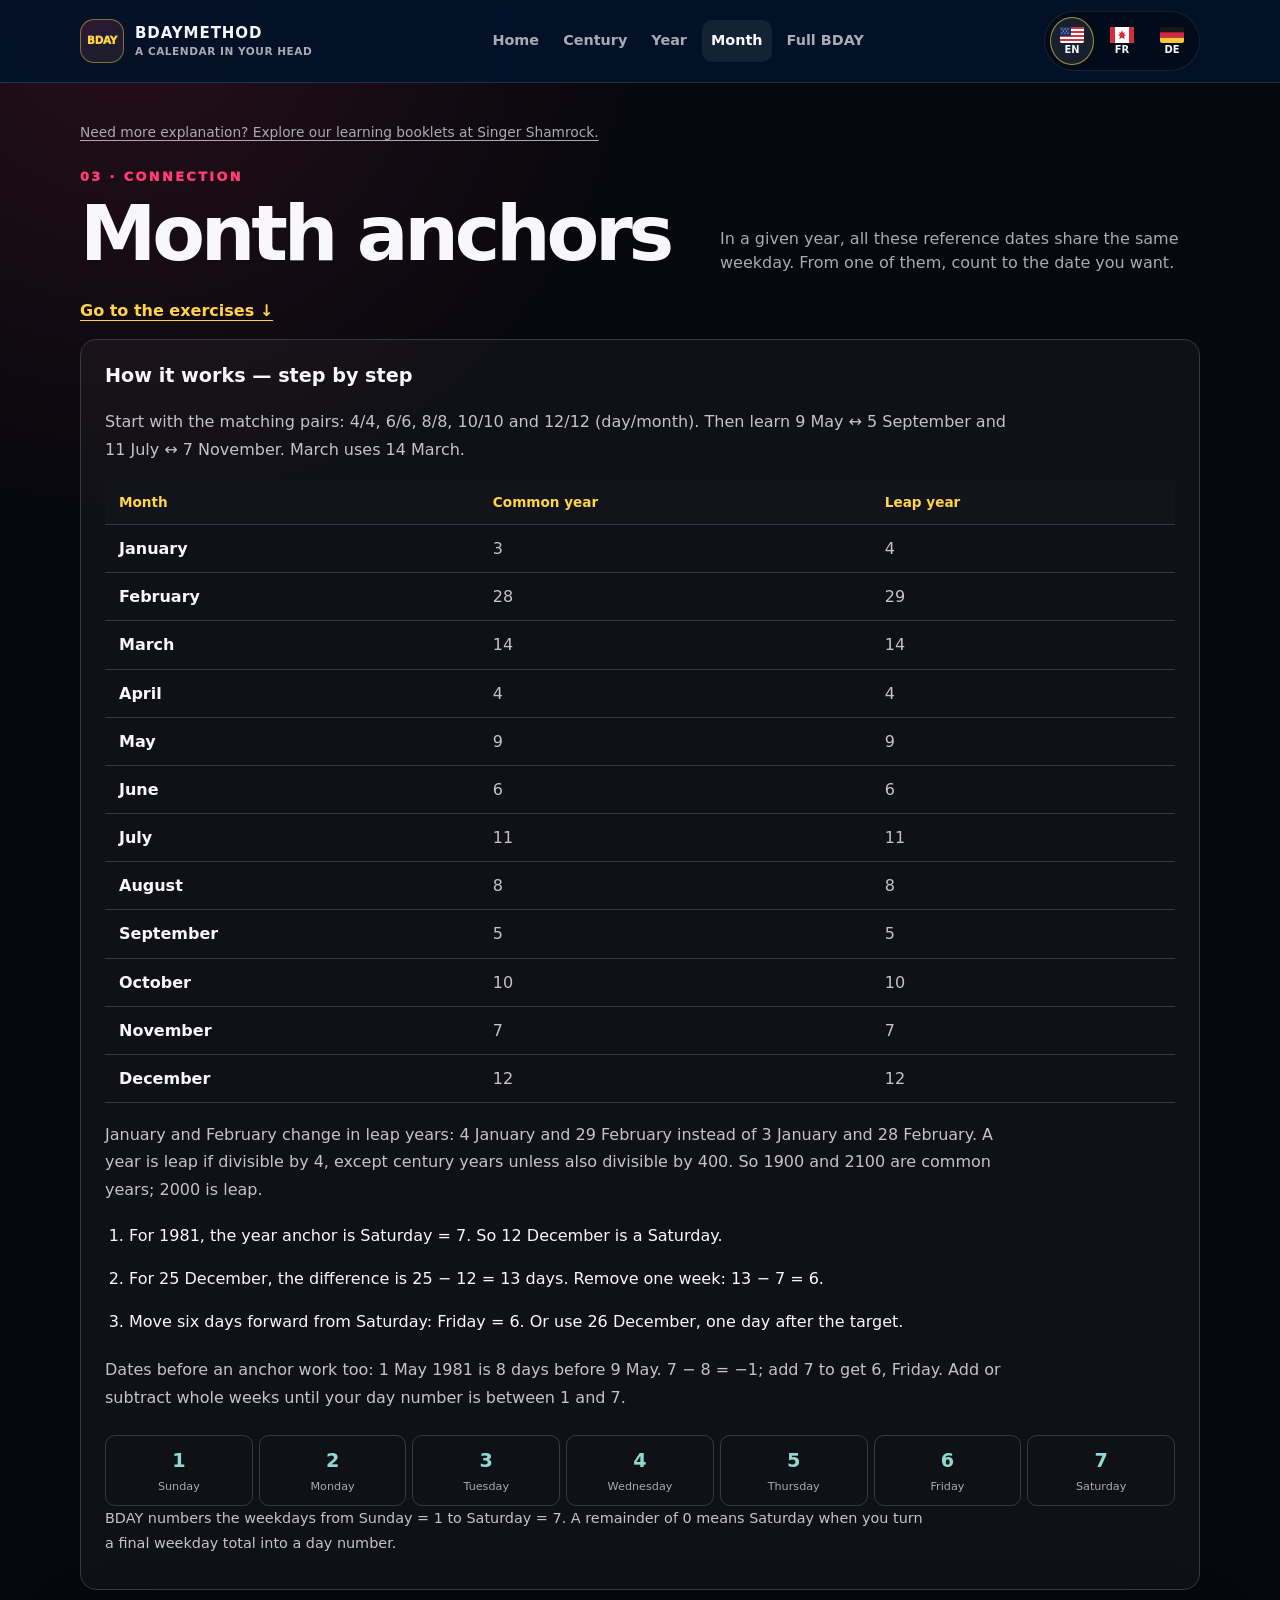
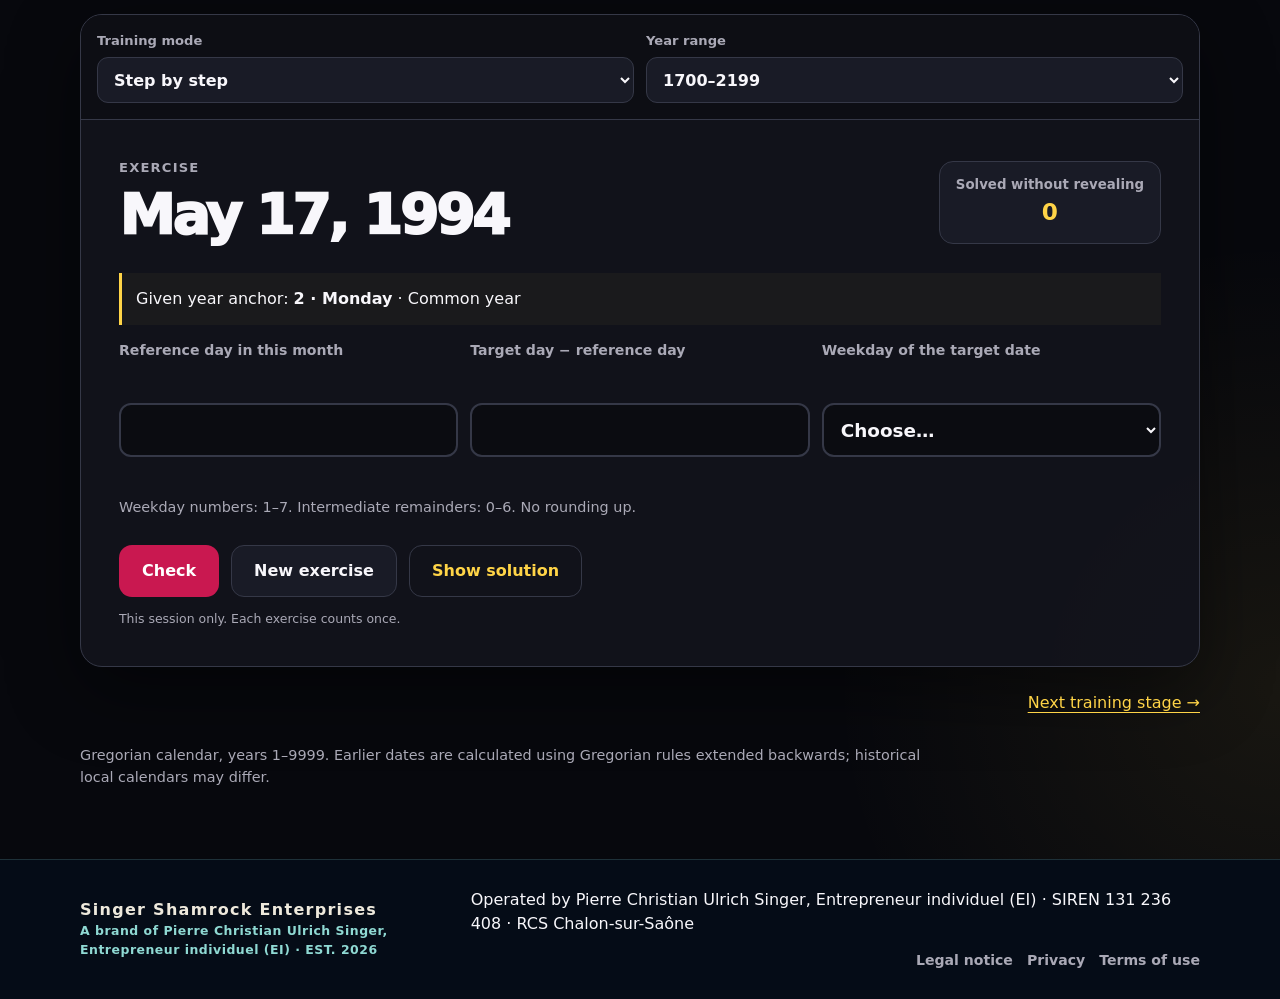
<file: month.html>
<!doctype html>
<html lang="en-US" class="no-js"><head>
<meta charset="utf-8"><meta name="viewport" content="width=device-width, initial-scale=1">
<title>Month anchors — Bdaymethod</title><meta name="description" content="Free calendar arithmetic with Bdaymethod: learn century anchors, the 28-year shortcut and month anchors, then work out weekdays with guided exercises.">
<link rel="canonical" href="https://bdaymethod.com/month.html">
<meta name="theme-color" content="#031329">
<meta property="og:type" content="website"><meta property="og:site_name" content="Bdaymethod">
<meta property="og:title" content="Month anchors — Bdaymethod"><meta property="og:description" content="Free calendar arithmetic with Bdaymethod: learn century anchors, the 28-year shortcut and month anchors, then work out weekdays with guided exercises."><meta property="og:url" content="https://bdaymethod.com/month.html"><meta property="og:locale" content="en_US">
<meta name="twitter:card" content="summary"><meta name="twitter:title" content="Month anchors — Bdaymethod"><meta name="twitter:description" content="Free calendar arithmetic with Bdaymethod: learn century anchors, the 28-year shortcut and month anchors, then work out weekdays with guided exercises.">
<link rel="icon" href="assets/favicon.svg" type="image/svg+xml">
<link rel="stylesheet" href="styles.css?v=20261010-1">
<script src="config.js?v=20261010-1" defer></script><script src="engine.js?v=20261010-1" defer></script><script src="assets/i18n.js?v=20261010-1" defer></script><script src="common.js?v=20261010-1" defer></script>
</head><body data-page="month"><a class="skip-link" href="#main">Skip to content</a><header class="site-header"><div class="site-shell header-inner"><a class="brand-link" href="index.html?lang=en"><span class="brand-mark" aria-hidden="true">BDAY</span><span class="brand-copy"><strong>BDAYMETHOD</strong><small>A calendar in your head</small></span></a><nav class="main-nav" aria-label="Main navigation"><a href="index.html?lang=en">Home</a><a href="century.html?lang=en">Century</a><a href="year.html?lang=en">Year</a><a href="month.html?lang=en" aria-current="page">Month</a><a href="learn.html?lang=en">Full BDAY</a></nav><div class="language-switcher js-only" aria-label="Language"><a class="language-button is-active" href="month.html?lang=en" data-language="en" lang="en-US" aria-label="English (USA)" aria-current="true"><img src="assets/flags/us.svg" alt="" width="24" height="16"><small>EN</small></a><a class="language-button" href="month.html?lang=fr-CA" data-language="fr-CA" lang="fr-CA" aria-label="Français (Canada)"><img src="assets/flags/ca.svg" alt="" width="24" height="16"><small>FR</small></a><a class="language-button" href="month.html?lang=de" data-language="de" lang="de-DE" aria-label="Deutsch"><img src="assets/flags/de.svg" alt="" width="24" height="16"><small>DE</small></a></div></div></header><noscript><p class="site-shell noscript-note">Examples remain readable in English. Enable JavaScript for exercises and language selection. / Les exemples restent lisibles en anglais. Active JavaScript pour les exercices et la langue. / Die Beispiele bleiben auf Englisch lesbar. Aktiviere JavaScript für Übungen und Sprachwahl.</p></noscript><main class="site-shell page-main" id="main" tabindex="-1"><p class="booklet-note"><a href="https://singershamrock.com/booklets.html">Need more explanation? Explore our learning booklets at Singer Shamrock.</a></p><div class="page-intro"><div><p class="eyebrow">03 · Connection</p><h1>Month anchors</h1></div><p>In a given year, all these reference dates share the same weekday. From one of them, count to the date you want.</p></div><p class="learning-actions js-only"><a href="#practice">Go to the exercises ↓</a></p><section class="learning-guide"><h2>How it works — step by step</h2><p>Start with the matching pairs: 4/4, 6/6, 8/8, 10/10 and 12/12 (day/month). Then learn 9 May ↔ 5 September and 11 July ↔ 7 November. March uses 14 March.</p><div class="table-wrap"><table><thead><tr><th scope="col">Month</th><th scope="col">Common year</th><th scope="col">Leap year</th></tr></thead><tbody><tr><th scope="row">January</th><td>3</td><td>4</td></tr><tr><th scope="row">February</th><td>28</td><td>29</td></tr><tr><th scope="row">March</th><td>14</td><td>14</td></tr><tr><th scope="row">April</th><td>4</td><td>4</td></tr><tr><th scope="row">May</th><td>9</td><td>9</td></tr><tr><th scope="row">June</th><td>6</td><td>6</td></tr><tr><th scope="row">July</th><td>11</td><td>11</td></tr><tr><th scope="row">August</th><td>8</td><td>8</td></tr><tr><th scope="row">September</th><td>5</td><td>5</td></tr><tr><th scope="row">October</th><td>10</td><td>10</td></tr><tr><th scope="row">November</th><td>7</td><td>7</td></tr><tr><th scope="row">December</th><td>12</td><td>12</td></tr></tbody></table></div><p>January and February change in leap years: 4 January and 29 February instead of 3 January and 28 February. A year is leap if divisible by 4, except century years unless also divisible by 400. So 1900 and 2100 are common years; 2000 is leap.</p><ol><li>For 1981, the year anchor is Saturday = 7. So 12 December is a Saturday.</li><li>For 25 December, the difference is 25 − 12 = 13 days. Remove one week: 13 − 7 = 6.</li><li>Move six days forward from Saturday: Friday = 6. Or use 26 December, one day after the target.</li></ol><p>Dates before an anchor work too: 1 May 1981 is 8 days before 9 May. 7 − 8 = −1; add 7 to get 6, Friday. Add or subtract whole weeks until your day number is between 1 and 7.</p><div class="day-strip" aria-label="Weekday numbers: 1–7. Intermediate remainders: 0–6. No rounding up."><span><b>1</b>Sunday</span><span><b>2</b>Monday</span><span><b>3</b>Tuesday</span><span><b>4</b>Wednesday</span><span><b>5</b>Thursday</span><span><b>6</b>Friday</span><span><b>7</b>Saturday</span></div><p class="note">BDAY numbers the weekdays from Sunday = 1 to Saturday = 7. A remainder of 0 means Saturday when you turn a final weekday total into a day number.</p></section><section class="trainer-card js-only" id="practice" aria-label="Exercise"><div class="control-bar"><div class="control-group"><label for="training-mode">Training mode</label><select id="training-mode"><option value="guided" selected>Step by step</option><option value="mental">In your head</option></select></div><div class="control-group"><label for="year-range">Year range</label><select id="year-range"><option value="regular" selected>1700–2199</option><option value="extended">1–9999</option></select></div></div><div class="trainer-content"><div class="problem-head"><div><p class="problem-label">Exercise</p><h2 class="problem date-problem" id="problem" tabindex="-1">May 17, 1994</h2></div><div class="task-badge"><small>Solved without revealing</small><strong id="score">0</strong></div></div><p class="given-anchor">Given year anchor: <strong>2 · Monday</strong> · Common year</p><form id="practice-form" novalidate><div class="fields"><div class="field"><label for="answer-anchor">Reference day in this month</label><input id="answer-anchor" name="anchor" type="text" inputmode="numeric" autocomplete="off" maxlength="5" required aria-describedby="feedback-anchor"><p class="feedback" id="feedback-anchor"></p></div><div class="field"><label for="answer-offset">Target day − reference day</label><input id="answer-offset" name="offset" type="text" inputmode="text" autocomplete="off" maxlength="5" required aria-describedby="feedback-offset"><p class="feedback" id="feedback-offset"></p></div><div class="field"><label for="answer-weekday">Weekday of the target date</label><select id="answer-weekday" name="weekday" required aria-describedby="feedback-weekday"><option value="">Choose…</option><option value="1">1 · Sunday</option><option value="2">2 · Monday</option><option value="3">3 · Tuesday</option><option value="4">4 · Wednesday</option><option value="5">5 · Thursday</option><option value="6">6 · Friday</option><option value="7">7 · Saturday</option></select><p class="feedback" id="feedback-weekday"></p></div></div><p class="note">Weekday numbers: 1–7. Intermediate remainders: 0–6. No rounding up.</p><div class="actions"><button class="button button-primary" type="submit">Check</button><button class="button button-secondary" id="new-task" type="button">New exercise</button><button class="button button-quiet" id="reveal" type="button">Show solution</button></div><div id="practice-result" class="result" role="status" aria-live="polite" aria-atomic="true"></div><section id="practice-solution" class="answer-details" hidden><h3>Worked solution</h3><div id="practice-steps"></div></section></form><p class="note stats-note">This session only. Each exercise counts once.</p></div></section><p class="next-stage"><a href="learn.html?lang=en">Next training stage →</a></p><p class="note calendar-note">Gregorian calendar, years 1–9999. Earlier dates are calculated using Gregorian rules extended backwards; historical local calendars may differ.</p></main><footer class="site-footer"><div class="site-shell footer-inner"><a class="sse-signet" href="https://singershamrock.com"><strong>Singer Shamrock Enterprises</strong><span>A brand of Pierre Christian Ulrich Singer, Entrepreneur individuel (EI) · EST. 2026</span></a><div class="footer-links"><span>Operated by Pierre Christian Ulrich Singer, Entrepreneur individuel (EI) · SIREN 131 236 408 · RCS Chalon-sur-Saône</span><a href="legal.html?lang=en#imprint">Legal notice</a><a href="privacy.html?lang=en">Privacy</a><a href="legal.html?lang=en#terms">Terms of use</a></div></div></footer></body></html>
</file>
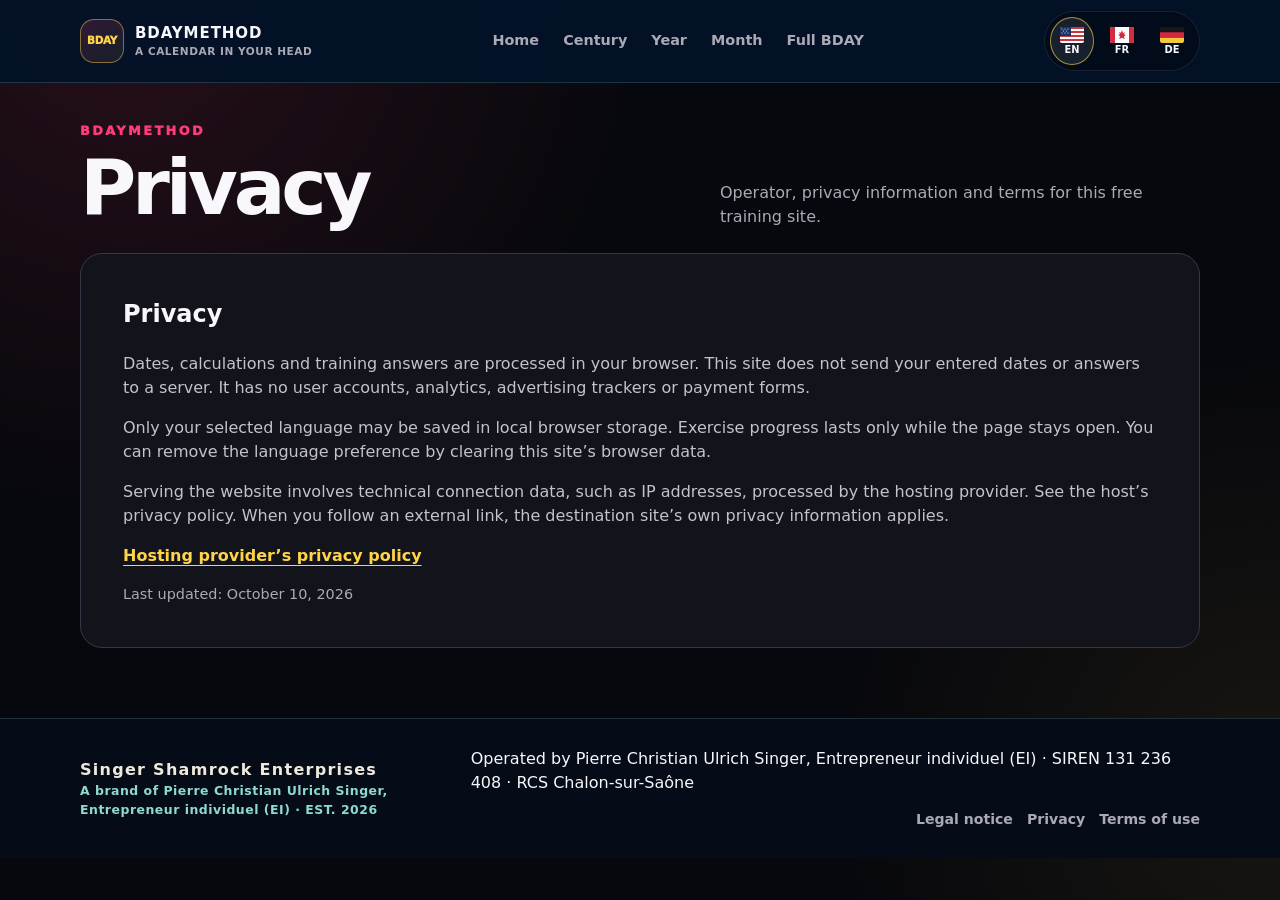
<file: privacy.html>
<!doctype html>
<html lang="en-US" class="no-js"><head>
<meta charset="utf-8"><meta name="viewport" content="width=device-width, initial-scale=1">
<title>Legal information — Bdaymethod</title><meta name="description" content="Free calendar arithmetic with Bdaymethod: learn century anchors, the 28-year shortcut and month anchors, then work out weekdays with guided exercises.">
<link rel="canonical" href="https://bdaymethod.com/privacy.html">
<meta name="theme-color" content="#031329">
<meta property="og:type" content="website"><meta property="og:site_name" content="Bdaymethod">
<meta property="og:title" content="Legal information — Bdaymethod"><meta property="og:description" content="Free calendar arithmetic with Bdaymethod: learn century anchors, the 28-year shortcut and month anchors, then work out weekdays with guided exercises."><meta property="og:url" content="https://bdaymethod.com/privacy.html"><meta property="og:locale" content="en_US">
<meta name="twitter:card" content="summary"><meta name="twitter:title" content="Legal information — Bdaymethod"><meta name="twitter:description" content="Free calendar arithmetic with Bdaymethod: learn century anchors, the 28-year shortcut and month anchors, then work out weekdays with guided exercises.">
<link rel="icon" href="assets/favicon.svg" type="image/svg+xml">
<link rel="stylesheet" href="styles.css?v=20261010-1">
<script src="config.js?v=20261010-1" defer></script><script src="engine.js?v=20261010-1" defer></script><script src="assets/i18n.js?v=20261010-1" defer></script><script src="common.js?v=20261010-1" defer></script>
</head><body data-page="privacy"><a class="skip-link" href="#main">Skip to content</a><header class="site-header"><div class="site-shell header-inner"><a class="brand-link" href="index.html?lang=en"><span class="brand-mark" aria-hidden="true">BDAY</span><span class="brand-copy"><strong>BDAYMETHOD</strong><small>A calendar in your head</small></span></a><nav class="main-nav" aria-label="Main navigation"><a href="index.html?lang=en">Home</a><a href="century.html?lang=en">Century</a><a href="year.html?lang=en">Year</a><a href="month.html?lang=en">Month</a><a href="learn.html?lang=en">Full BDAY</a></nav><div class="language-switcher js-only" aria-label="Language"><a class="language-button is-active" href="privacy.html?lang=en" data-language="en" lang="en-US" aria-label="English (USA)" aria-current="true"><img src="assets/flags/us.svg" alt="" width="24" height="16"><small>EN</small></a><a class="language-button" href="privacy.html?lang=fr-CA" data-language="fr-CA" lang="fr-CA" aria-label="Français (Canada)"><img src="assets/flags/ca.svg" alt="" width="24" height="16"><small>FR</small></a><a class="language-button" href="privacy.html?lang=de" data-language="de" lang="de-DE" aria-label="Deutsch"><img src="assets/flags/de.svg" alt="" width="24" height="16"><small>DE</small></a></div></div></header><noscript><p class="site-shell noscript-note">Examples remain readable in English. Enable JavaScript for exercises and language selection. / Les exemples restent lisibles en anglais. Active JavaScript pour les exercices et la langue. / Die Beispiele bleiben auf Englisch lesbar. Aktiviere JavaScript für Übungen und Sprachwahl.</p></noscript><main class="site-shell page-main" id="main" tabindex="-1"><div class="page-intro"><div><p class="eyebrow">BDAYMETHOD</p><h1>Privacy</h1></div><p>Operator, privacy information and terms for this free training site.</p></div><article class="legal-content"><section id="privacy" class="legal-section"><h2>Privacy</h2><p>Dates, calculations and training answers are processed in your browser. This site does not send your entered dates or answers to a server. It has no user accounts, analytics, advertising trackers or payment forms.</p><p>Only your selected language may be saved in local browser storage. Exercise progress lasts only while the page stays open. You can remove the language preference by clearing this site’s browser data.</p><p>Serving the website involves technical connection data, such as IP addresses, processed by the hosting provider. See the host’s privacy policy. When you follow an external link, the destination site’s own privacy information applies.</p><p><a class="text-link" href="https://docs.github.com/en/site-policy/privacy-policies/github-general-privacy-statement">Hosting provider’s privacy policy</a></p></section><p class="note">Last updated: October 10, 2026</p></article></main><footer class="site-footer"><div class="site-shell footer-inner"><a class="sse-signet" href="https://singershamrock.com"><strong>Singer Shamrock Enterprises</strong><span>A brand of Pierre Christian Ulrich Singer, Entrepreneur individuel (EI) · EST. 2026</span></a><div class="footer-links"><span>Operated by Pierre Christian Ulrich Singer, Entrepreneur individuel (EI) · SIREN 131 236 408 · RCS Chalon-sur-Saône</span><a href="legal.html?lang=en#imprint">Legal notice</a><a href="privacy.html?lang=en">Privacy</a><a href="legal.html?lang=en#terms">Terms of use</a></div></div></footer></body></html>
</file>
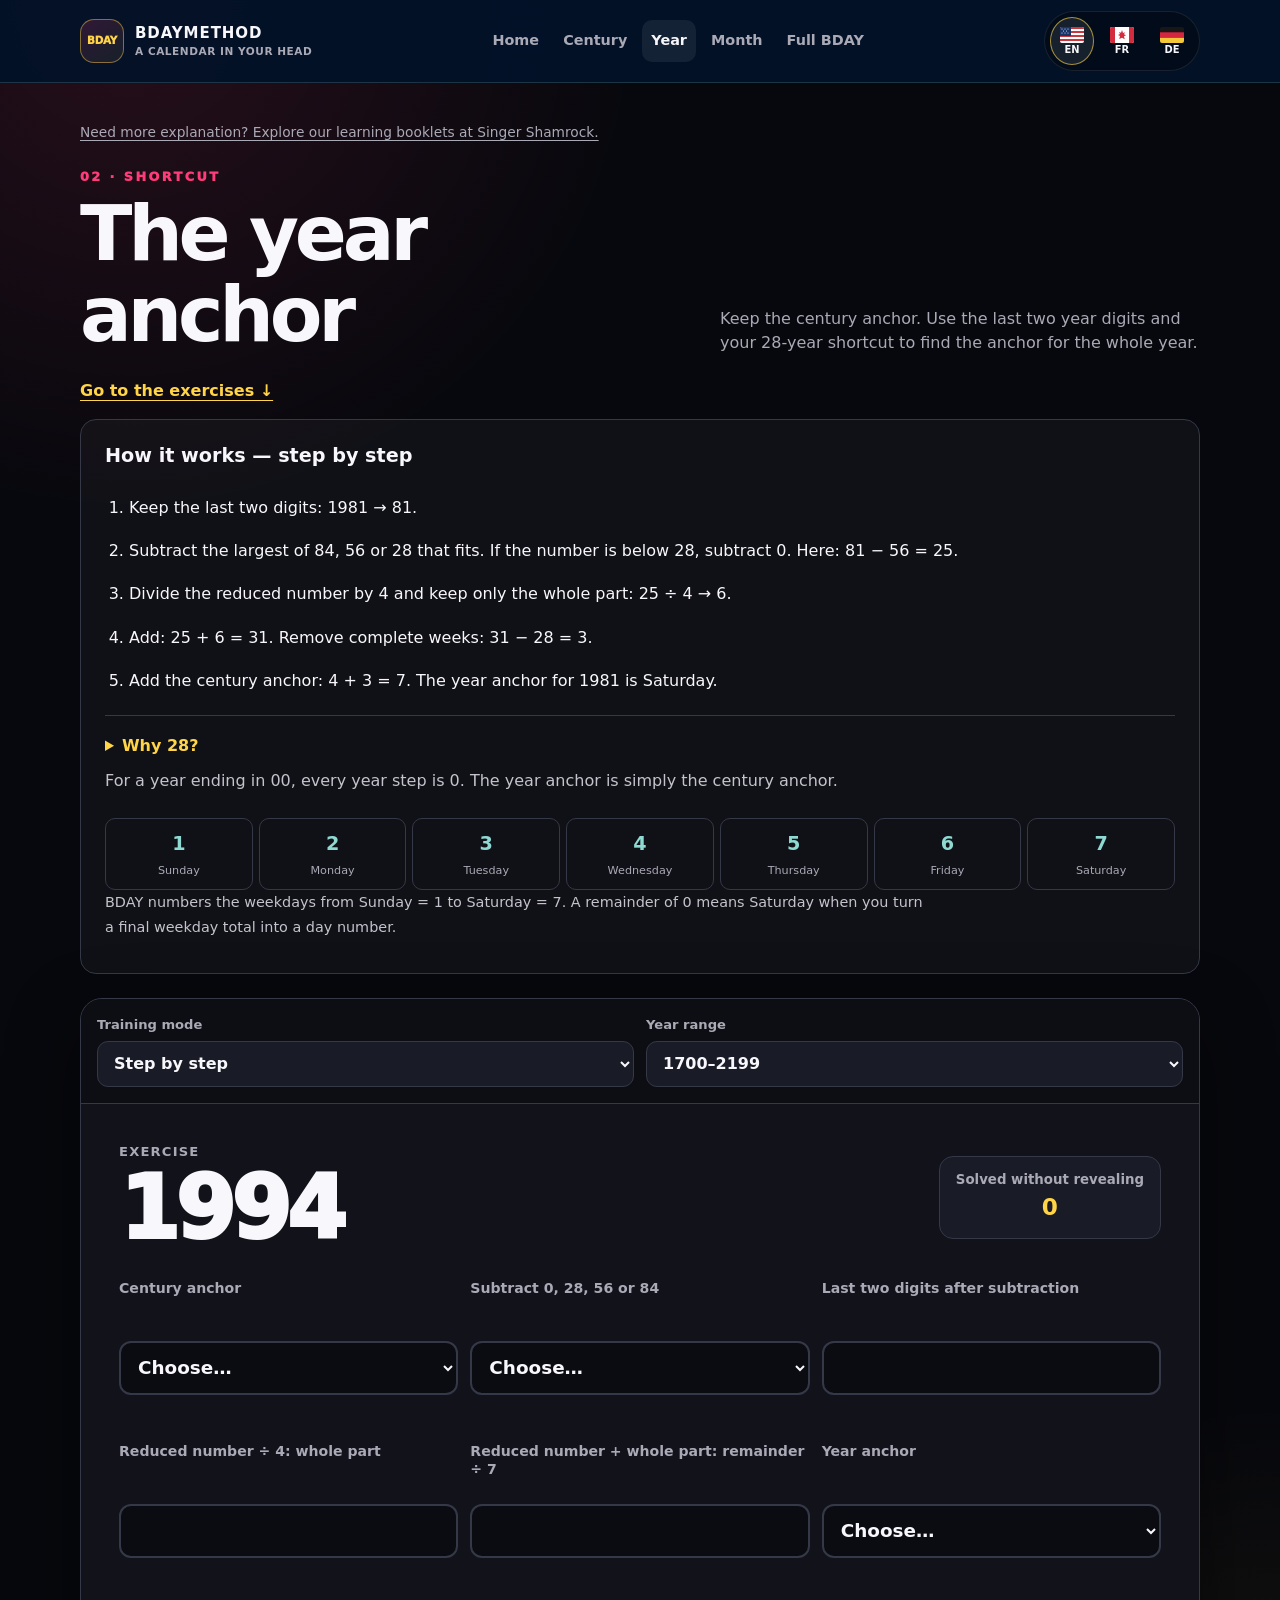
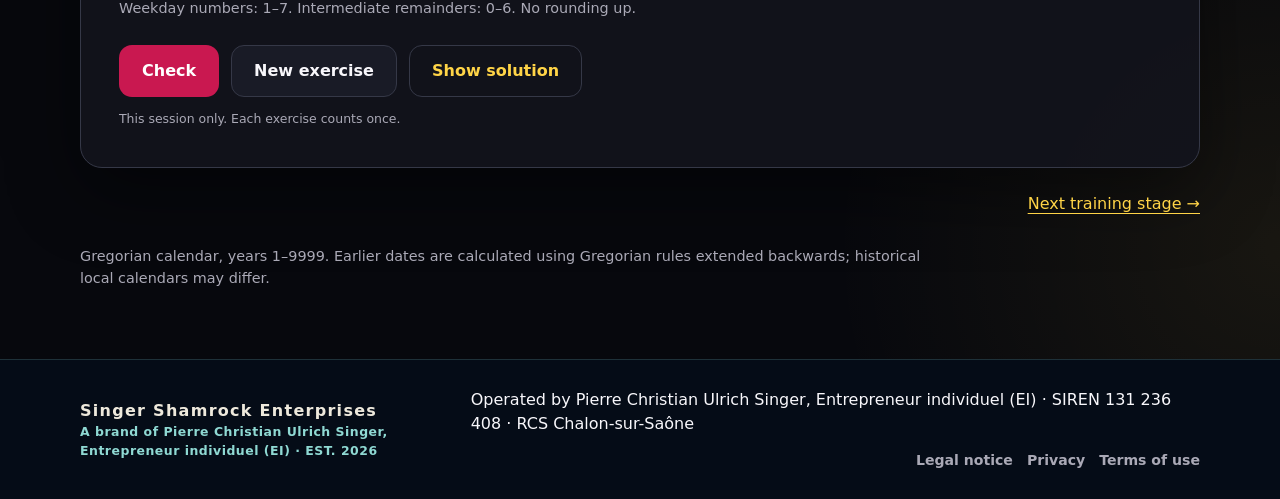
<file: year.html>
<!doctype html>
<html lang="en-US" class="no-js"><head>
<meta charset="utf-8"><meta name="viewport" content="width=device-width, initial-scale=1">
<title>The year anchor — Bdaymethod</title><meta name="description" content="Free calendar arithmetic with Bdaymethod: learn century anchors, the 28-year shortcut and month anchors, then work out weekdays with guided exercises.">
<link rel="canonical" href="https://bdaymethod.com/year.html">
<meta name="theme-color" content="#031329">
<meta property="og:type" content="website"><meta property="og:site_name" content="Bdaymethod">
<meta property="og:title" content="The year anchor — Bdaymethod"><meta property="og:description" content="Free calendar arithmetic with Bdaymethod: learn century anchors, the 28-year shortcut and month anchors, then work out weekdays with guided exercises."><meta property="og:url" content="https://bdaymethod.com/year.html"><meta property="og:locale" content="en_US">
<meta name="twitter:card" content="summary"><meta name="twitter:title" content="The year anchor — Bdaymethod"><meta name="twitter:description" content="Free calendar arithmetic with Bdaymethod: learn century anchors, the 28-year shortcut and month anchors, then work out weekdays with guided exercises.">
<link rel="icon" href="assets/favicon.svg" type="image/svg+xml">
<link rel="stylesheet" href="styles.css?v=20261010-1">
<script src="config.js?v=20261010-1" defer></script><script src="engine.js?v=20261010-1" defer></script><script src="assets/i18n.js?v=20261010-1" defer></script><script src="common.js?v=20261010-1" defer></script>
</head><body data-page="year"><a class="skip-link" href="#main">Skip to content</a><header class="site-header"><div class="site-shell header-inner"><a class="brand-link" href="index.html?lang=en"><span class="brand-mark" aria-hidden="true">BDAY</span><span class="brand-copy"><strong>BDAYMETHOD</strong><small>A calendar in your head</small></span></a><nav class="main-nav" aria-label="Main navigation"><a href="index.html?lang=en">Home</a><a href="century.html?lang=en">Century</a><a href="year.html?lang=en" aria-current="page">Year</a><a href="month.html?lang=en">Month</a><a href="learn.html?lang=en">Full BDAY</a></nav><div class="language-switcher js-only" aria-label="Language"><a class="language-button is-active" href="year.html?lang=en" data-language="en" lang="en-US" aria-label="English (USA)" aria-current="true"><img src="assets/flags/us.svg" alt="" width="24" height="16"><small>EN</small></a><a class="language-button" href="year.html?lang=fr-CA" data-language="fr-CA" lang="fr-CA" aria-label="Français (Canada)"><img src="assets/flags/ca.svg" alt="" width="24" height="16"><small>FR</small></a><a class="language-button" href="year.html?lang=de" data-language="de" lang="de-DE" aria-label="Deutsch"><img src="assets/flags/de.svg" alt="" width="24" height="16"><small>DE</small></a></div></div></header><noscript><p class="site-shell noscript-note">Examples remain readable in English. Enable JavaScript for exercises and language selection. / Les exemples restent lisibles en anglais. Active JavaScript pour les exercices et la langue. / Die Beispiele bleiben auf Englisch lesbar. Aktiviere JavaScript für Übungen und Sprachwahl.</p></noscript><main class="site-shell page-main" id="main" tabindex="-1"><p class="booklet-note"><a href="https://singershamrock.com/booklets.html">Need more explanation? Explore our learning booklets at Singer Shamrock.</a></p><div class="page-intro"><div><p class="eyebrow">02 · Shortcut</p><h1>The year anchor</h1></div><p>Keep the century anchor. Use the last two year digits and your 28-year shortcut to find the anchor for the whole year.</p></div><p class="learning-actions js-only"><a href="#practice">Go to the exercises ↓</a></p><section class="learning-guide"><h2>How it works — step by step</h2><ol><li>Keep the last two digits: 1981 → 81.</li><li>Subtract the largest of 84, 56 or 28 that fits. If the number is below 28, subtract 0. Here: 81 − 56 = 25.</li><li>Divide the reduced number by 4 and keep only the whole part: 25 ÷ 4 → 6.</li><li>Add: 25 + 6 = 31. Remove complete weeks: 31 − 28 = 3.</li><li>Add the century anchor: 4 + 3 = 7. The year anchor for 1981 is Saturday.</li></ol><details><summary>Why 28?</summary><p>In this year calculation, 28 years contribute 28 + 7 = 35 days, exactly five weeks. Subtracting 28, 56 or 84 from the last two digits therefore preserves the remainder. Apply this shortcut within the year’s last two digits; the century anchor handles century changes.</p></details><p>For a year ending in 00, every year step is 0. The year anchor is simply the century anchor.</p><div class="day-strip" aria-label="Weekday numbers: 1–7. Intermediate remainders: 0–6. No rounding up."><span><b>1</b>Sunday</span><span><b>2</b>Monday</span><span><b>3</b>Tuesday</span><span><b>4</b>Wednesday</span><span><b>5</b>Thursday</span><span><b>6</b>Friday</span><span><b>7</b>Saturday</span></div><p class="note">BDAY numbers the weekdays from Sunday = 1 to Saturday = 7. A remainder of 0 means Saturday when you turn a final weekday total into a day number.</p></section><section class="trainer-card js-only" id="practice" aria-label="Exercise"><div class="control-bar"><div class="control-group"><label for="training-mode">Training mode</label><select id="training-mode"><option value="guided" selected>Step by step</option><option value="mental">In your head</option></select></div><div class="control-group"><label for="year-range">Year range</label><select id="year-range"><option value="regular" selected>1700–2199</option><option value="extended">1–9999</option></select></div></div><div class="trainer-content"><div class="problem-head"><div><p class="problem-label">Exercise</p><h2 class="problem" id="problem" tabindex="-1">1994</h2></div><div class="task-badge"><small>Solved without revealing</small><strong id="score">0</strong></div></div><form id="practice-form" novalidate><div class="fields"><div class="field"><label for="answer-x">Century anchor</label><select id="answer-x" name="x" required aria-describedby="feedback-x"><option value="">Choose…</option><option value="1">1 · Sunday</option><option value="2">2 · Monday</option><option value="3">3 · Tuesday</option><option value="4">4 · Wednesday</option><option value="5">5 · Thursday</option><option value="6">6 · Friday</option><option value="7">7 · Saturday</option></select><p class="feedback" id="feedback-x"></p></div><div class="field"><label for="answer-removed">Subtract 0, 28, 56 or 84</label><select id="answer-removed" name="removed" required aria-describedby="feedback-removed"><option value="">Choose…</option><option value="0">0</option><option value="28">28</option><option value="56">56</option><option value="84">84</option></select><p class="feedback" id="feedback-removed"></p></div><div class="field"><label for="answer-reduced">Last two digits after subtraction</label><input id="answer-reduced" name="reduced" type="text" inputmode="numeric" autocomplete="off" maxlength="5" required aria-describedby="feedback-reduced"><p class="feedback" id="feedback-reduced"></p></div><div class="field"><label for="answer-q">Reduced number ÷ 4: whole part</label><input id="answer-q" name="q" type="text" inputmode="numeric" autocomplete="off" maxlength="5" required aria-describedby="feedback-q"><p class="feedback" id="feedback-q"></p></div><div class="field"><label for="answer-contribution">Reduced number + whole part: remainder ÷ 7</label><input id="answer-contribution" name="contribution" type="text" inputmode="numeric" autocomplete="off" maxlength="5" required aria-describedby="feedback-contribution"><p class="feedback" id="feedback-contribution"></p></div><div class="field"><label for="answer-z">Year anchor</label><select id="answer-z" name="z" required aria-describedby="feedback-z"><option value="">Choose…</option><option value="1">1 · Sunday</option><option value="2">2 · Monday</option><option value="3">3 · Tuesday</option><option value="4">4 · Wednesday</option><option value="5">5 · Thursday</option><option value="6">6 · Friday</option><option value="7">7 · Saturday</option></select><p class="feedback" id="feedback-z"></p></div></div><p class="note">Weekday numbers: 1–7. Intermediate remainders: 0–6. No rounding up.</p><div class="actions"><button class="button button-primary" type="submit">Check</button><button class="button button-secondary" id="new-task" type="button">New exercise</button><button class="button button-quiet" id="reveal" type="button">Show solution</button></div><div id="practice-result" class="result" role="status" aria-live="polite" aria-atomic="true"></div><section id="practice-solution" class="answer-details" hidden><h3>Worked solution</h3><div id="practice-steps"></div></section></form><p class="note stats-note">This session only. Each exercise counts once.</p></div></section><p class="next-stage"><a href="month.html?lang=en">Next training stage →</a></p><p class="note calendar-note">Gregorian calendar, years 1–9999. Earlier dates are calculated using Gregorian rules extended backwards; historical local calendars may differ.</p></main><footer class="site-footer"><div class="site-shell footer-inner"><a class="sse-signet" href="https://singershamrock.com"><strong>Singer Shamrock Enterprises</strong><span>A brand of Pierre Christian Ulrich Singer, Entrepreneur individuel (EI) · EST. 2026</span></a><div class="footer-links"><span>Operated by Pierre Christian Ulrich Singer, Entrepreneur individuel (EI) · SIREN 131 236 408 · RCS Chalon-sur-Saône</span><a href="legal.html?lang=en#imprint">Legal notice</a><a href="privacy.html?lang=en">Privacy</a><a href="legal.html?lang=en#terms">Terms of use</a></div></div></footer></body></html>
</file>
<file: styles.css>
:root {
  color-scheme: dark;
  --ink: #07080d;
  --navy: #031329;
  --panel: #12131b;
  --panel-2: #191b26;
  --panel-3: #222532;
  --line: #353847;
  --line-soft: rgba(255, 255, 255, .09);
  --text: #f8f7fb;
  --muted: #aaa9b6;
  --pink: #ff3b78;
  --pink-dark: #c91850;
  --yellow: #ffd447;
  --aqua: #8fd9d3;
  --gold: #caa66a;
  --ivory: #eee9dc;
  --green: #58d490;
  --red: #ff7070;
  --shadow: 0 24px 72px rgba(0, 0, 0, .46);
  --radius: 22px;
  font-family: Inter, ui-sans-serif, system-ui, -apple-system, BlinkMacSystemFont, "Segoe UI", sans-serif;
}

* { box-sizing: border-box; }

html { min-height: 100%; scroll-behavior: smooth; }

body {
  min-height: 100vh;
  margin: 0;
  background:
    radial-gradient(circle at 10% 0%, rgba(255, 59, 120, .13), transparent 32rem),
    radial-gradient(circle at 100% 88%, rgba(255, 212, 71, .07), transparent 28rem),
    var(--ink);
  color: var(--text);
  font-size: 16px;
  line-height: 1.5;
}

button, input, select { font: inherit; }

button, select { touch-action: manipulation; }

a { color: inherit; }

.site-shell {
  width: min(1120px, calc(100% - 32px));
  margin: 0 auto;
}

.site-header {
  position: sticky;
  z-index: 20;
  top: 0;
  border-bottom: 1px solid rgba(143, 217, 211, .18);
  background: rgba(3, 19, 41, .94);
  backdrop-filter: blur(18px);
}

.header-inner {
  display: grid;
  grid-template-columns: auto 1fr auto;
  align-items: center;
  gap: 24px;
  min-height: 82px;
}

.brand-link {
  display: inline-flex;
  align-items: center;
  gap: 11px;
  text-decoration: none;
}

.brand-mark {
  display: grid;
  width: 44px;
  height: 44px;
  place-items: center;
  border: 1px solid rgba(255, 212, 71, .46);
  border-radius: 14px;
  background: linear-gradient(145deg, rgba(255, 59, 120, .18), rgba(255, 212, 71, .08));
  color: var(--yellow);
  font-size: .84rem;
  font-weight: 950;
  letter-spacing: -.04em;
}

.brand-copy strong,
.brand-copy small { display: block; }

.brand-copy strong {
  font-size: 1.04rem;
  letter-spacing: .06em;
}

.brand-copy small {
  color: var(--muted);
  font-size: .74rem;
  font-weight: 750;
  letter-spacing: .11em;
  text-transform: uppercase;
}

.main-nav {
  display: flex;
  justify-content: center;
  gap: 6px;
}

.main-nav a {
  padding: 9px 11px;
  border-radius: 10px;
  color: var(--muted);
  font-size: .9rem;
  font-weight: 800;
  text-decoration: none;
}

.main-nav a:hover,
.main-nav a[aria-current="page"] {
  background: rgba(255, 255, 255, .07);
  color: var(--text);
}

.language-switcher {
  display: flex;
  gap: 6px;
  padding: 5px;
  border: 1px solid rgba(255, 255, 255, .09);
  border-radius: 999px;
  background: rgba(0, 0, 0, .34);
}

.language-button {
  display: grid;
  width: 42px;
  height: 42px;
  padding: 0;
  place-items: center;
  border: 1px solid transparent;
  border-radius: 50%;
  background: transparent;
  cursor: pointer;
  font-size: 1.45rem;
  line-height: 1;
}

.language-button:hover,
.language-button.is-active {
  border-color: rgba(255, 212, 71, .62);
  background: rgba(255, 255, 255, .09);
}

.language-button:focus-visible,
button:focus-visible,
select:focus-visible,
input:focus-visible,
a:focus-visible {
  outline: 3px solid rgba(255, 212, 71, .62);
  outline-offset: 3px;
}

.page-main { padding: 38px 0 70px; }

.selector-hero {
  display: grid;
  grid-template-columns: minmax(0, .9fr) minmax(420px, 1.1fr);
  gap: 42px;
  align-items: center;
  min-height: calc(100vh - 180px);
}

.eyebrow {
  margin: 0 0 8px;
  color: var(--pink);
  font-size: .8rem;
  font-weight: 950;
  letter-spacing: .19em;
  text-transform: uppercase;
}

.display-title {
  max-width: 700px;
  margin: 0;
  font-size: clamp(3rem, 8vw, 6.6rem);
  line-height: .88;
  letter-spacing: -.075em;
}

.display-title span { color: var(--yellow); }
html[lang="fr-CA"] .display-title { font-size: clamp(2.7rem, 5.4vw, 4.5rem); line-height: 1; letter-spacing: -.055em; }

.lead {
  max-width: 620px;
  margin: 24px 0 0;
  color: #cbc9d2;
  font-size: clamp(1.05rem, 2vw, 1.25rem);
}

.brand-thought {
  margin: 28px 0 0;
  padding-left: 18px;
  border-left: 3px solid var(--pink);
  color: var(--ivory);
  font-size: 1rem;
  font-weight: 760;
}

.method-grid {
  display: grid;
  grid-template-columns: repeat(2, minmax(0, 1fr));
  gap: 14px;
}

.method-card {
  position: relative;
  min-height: 220px;
  overflow: hidden;
  padding: 24px;
  border: 1px solid var(--line);
  border-radius: var(--radius);
  background: linear-gradient(145deg, rgba(28, 30, 41, .98), rgba(15, 16, 23, .98));
  box-shadow: 0 18px 50px rgba(0, 0, 0, .25);
  text-decoration: none;
  transition: transform .16s ease, border-color .16s ease;
}

.method-card:hover {
  transform: translateY(-3px);
  border-color: var(--pink);
}

.method-card::after {
  position: absolute;
  right: -28px;
  bottom: -58px;
  color: rgba(255, 255, 255, .035);
  content: attr(data-number);
  font-size: 9rem;
  font-weight: 950;
  line-height: 1;
}

.method-card .card-kicker {
  color: var(--yellow);
  font-size: .76rem;
  font-weight: 950;
  letter-spacing: .15em;
  text-transform: uppercase;
}

.method-card h2 {
  margin: 12px 0 8px;
  font-size: 1.55rem;
  letter-spacing: -.035em;
}

.method-card p {
  position: relative;
  z-index: 1;
  margin: 0;
  color: var(--muted);
}

.card-arrow {
  position: absolute;
  z-index: 2;
  right: 22px;
  top: 22px;
  color: var(--pink);
  font-size: 1.4rem;
}

.page-intro {
  display: flex;
  align-items: end;
  justify-content: space-between;
  gap: 28px;
  margin-bottom: 24px;
}

.page-intro h1 {
  margin: 0;
  font-size: clamp(2.2rem, 6vw, 4.8rem);
  line-height: .95;
  letter-spacing: -.055em;
}

.page-intro p:not(.eyebrow) {
  max-width: 490px;
  margin: 0;
  color: var(--muted);
}

.trainer-card {
  overflow: hidden;
  border: 1px solid var(--line);
  border-radius: var(--radius);
  background: rgba(18, 19, 27, .97);
  box-shadow: var(--shadow);
}

.control-bar {
  display: grid;
  grid-template-columns: repeat(auto-fit, minmax(160px, 1fr));
  gap: 12px;
  padding: 16px;
  border-bottom: 1px solid var(--line);
  background: #0d0e14;
}

.control-group {
  display: flex;
  flex-direction: column;
  gap: 6px;
}

.control-group label {
  color: var(--muted);
  font-size: .82rem;
  font-weight: 800;
}

.control-group select {
  min-height: 46px;
  padding: 8px 38px 8px 12px;
  border: 1px solid var(--line);
  border-radius: 11px;
  background: var(--panel-2);
  color: var(--text);
  font-weight: 800;
}

.trainer-content { padding: clamp(20px, 4vw, 38px); }

.problem-head {
  display: flex;
  align-items: center;
  justify-content: space-between;
  gap: 22px;
  margin-bottom: 26px;
}

.problem-label {
  margin: 0 0 5px;
  color: var(--muted);
  font-size: .82rem;
  font-weight: 850;
  letter-spacing: .09em;
  text-transform: uppercase;
}

.problem {
  margin: 0;
  font-size: clamp(2.4rem, 9vw, 5.4rem);
  font-variant-numeric: tabular-nums;
  font-weight: 950;
  letter-spacing: -.05em;
  line-height: 1;
}

.problem .accent { color: var(--yellow); }

.task-badge {
  min-width: 150px;
  padding: 13px 16px;
  border: 1px solid var(--line);
  border-radius: 14px;
  background: var(--panel-2);
  text-align: center;
}

.task-badge small,
.task-badge strong { display: block; }

.task-badge small { color: var(--muted); font-weight: 750; }
.task-badge strong { color: var(--yellow); font-size: 1.45rem; }

.section {
  margin-top: 24px;
  padding-top: 24px;
  border-top: 1px solid var(--line);
}

.section:first-of-type { margin-top: 0; padding-top: 0; border-top: 0; }

.section-heading {
  display: flex;
  align-items: baseline;
  justify-content: space-between;
  gap: 18px;
  margin-bottom: 15px;
}

.section-heading h2 { margin: 0; font-size: 1.1rem; }
.section-heading p { margin: 0; color: var(--muted); font-size: .9rem; }

.fields {
  display: grid;
  grid-template-columns: repeat(3, minmax(0, 1fr));
  gap: 12px;
}

.fields.two { grid-template-columns: repeat(2, minmax(0, 1fr)); }
.fields.four { grid-template-columns: repeat(4, minmax(0, 1fr)); }

.field {
  display: flex;
  min-width: 0;
  flex-direction: column;
  gap: 7px;
}

.field label {
  min-height: 42px;
  color: var(--muted);
  font-size: .88rem;
  font-weight: 760;
  line-height: 1.3;
}

.field input,
.field select {
  width: 100%;
  min-height: 54px;
  padding: 10px 13px;
  border: 2px solid var(--line);
  border-radius: 12px;
  outline: 0;
  background: #0b0c11;
  color: var(--text);
  font-size: 1.15rem;
  font-variant-numeric: tabular-nums;
  font-weight: 850;
}

.field input:focus,
.field select:focus {
  border-color: var(--yellow);
  box-shadow: 0 0 0 4px rgba(255, 212, 71, .1);
}

.field input.correct { border-color: var(--green); }
.field input.wrong { border-color: var(--red); }

.feedback {
  min-height: 20px;
  margin: 0;
  color: var(--red);
  font-size: .82rem;
  font-weight: 780;
}

.route-builder {
  display: grid;
  grid-template-columns: minmax(88px, 1fr) 74px minmax(88px, 1fr) 74px minmax(88px, 1fr) 34px minmax(108px, 1fr);
  gap: 9px;
  align-items: end;
}

.route-symbol {
  display: grid;
  min-height: 54px;
  place-items: center;
  color: var(--yellow);
  font-size: 1.35rem;
  font-weight: 950;
}

.route-builder .field label { min-height: 22px; }

.route-builder select {
  width: 100%;
  min-height: 54px;
  padding: 8px;
  border: 2px solid var(--line);
  border-radius: 12px;
  background: #0b0c11;
  color: var(--text);
  font-size: 1.2rem;
  font-weight: 900;
}

.route-options {
  display: grid;
  grid-template-columns: minmax(190px, 280px) 1fr;
  gap: 14px;
  align-items: end;
  margin-top: 14px;
}

.route-preview {
  min-height: 48px;
  margin: 0;
  padding: 11px 14px;
  border: 1px dashed var(--line);
  border-radius: 11px;
  color: var(--muted);
  font-variant-numeric: tabular-nums;
  font-weight: 800;
}

.actions {
  display: flex;
  flex-wrap: wrap;
  gap: 12px;
  margin-top: 26px;
}

.button {
  min-height: 52px;
  padding: 11px 22px;
  border: 1px solid transparent;
  border-radius: 13px;
  cursor: pointer;
  font-weight: 900;
  transition: transform .12s ease, background .15s ease, border-color .15s ease;
}

.button:hover { transform: translateY(-1px); }
.button:active { transform: translateY(0); }
.button-primary { background: var(--pink-dark); color: white; }
.button-primary:hover { background: #ad1243; }
.button-secondary { border-color: var(--line); background: var(--panel-2); color: var(--text); }

.result {
  display: none;
  margin-top: 20px;
  padding: 17px;
  border: 1px solid var(--line);
  border-radius: 14px;
  background: var(--panel-2);
}

.result.show { display: block; }
.result.success { border-color: var(--green); }
.result.failure { border-color: var(--red); }
.result h3 { margin: 0 0 6px; font-size: 1.02rem; }
.result.success h3 { color: var(--green); }
.result.failure h3 { color: #ffaaaa; }
.result p { margin: 0; color: var(--muted); }

.alternatives {
  display: grid;
  gap: 9px;
  margin-top: 14px;
}

.alternative {
  padding: 12px 14px;
  border-left: 3px solid var(--yellow);
  border-radius: 7px 11px 11px 7px;
  background: rgba(0, 0, 0, .24);
  color: var(--ivory);
  font-size: 1.02rem;
  font-variant-numeric: tabular-nums;
  font-weight: 850;
}

.mode-tabs {
  display: grid;
  grid-template-columns: repeat(3, 1fr);
  gap: 8px;
  min-width: 0;
  margin: 0;
  padding: 10px;
  border: 0;
  border-bottom: 1px solid var(--line);
  background: #0d0e14;
}

.mode-option { position: relative; }
.mode-option input { position: absolute; opacity: 0; pointer-events: none; }
.mode-option label {
  display: flex;
  min-height: 50px;
  align-items: center;
  justify-content: center;
  padding: 8px;
  border: 1px solid transparent;
  border-radius: 12px;
  color: var(--muted);
  cursor: pointer;
  font-weight: 850;
  text-align: center;
}

.mode-option input:checked + label {
  border-color: var(--pink);
  background: rgba(255, 59, 120, .13);
  color: var(--text);
}

.mode-option input:focus-visible + label {
  outline: 3px solid rgba(255, 212, 71, .55);
  outline-offset: 2px;
}

.hidden { display: none !important; }

.note {
  margin: 13px 0 0;
  color: var(--muted);
  font-size: .9rem;
}

.ladder {
  display: grid;
  grid-template-columns: repeat(3, 1fr);
  gap: 10px;
  margin-top: 16px;
}

.ladder-step {
  padding: 13px;
  border: 1px solid var(--line-soft);
  border-radius: 12px;
  background: rgba(255, 255, 255, .025);
  color: var(--muted);
  font-size: .9rem;
}

.ladder-step strong { display: block; color: var(--text); }

.legal-layout {
  display: grid;
  grid-template-columns: 240px minmax(0, 1fr);
  gap: 34px;
}

.legal-nav {
  position: sticky;
  top: 110px;
  align-self: start;
  display: grid;
  gap: 6px;
}

.legal-nav a {
  padding: 10px 12px;
  border-radius: 9px;
  color: var(--muted);
  font-weight: 800;
  text-decoration: none;
}

.legal-nav a:hover { background: var(--panel-2); color: var(--text); }

.legal-content {
  padding: clamp(22px, 4vw, 42px);
  border: 1px solid var(--line);
  border-radius: var(--radius);
  background: var(--panel);
}

.legal-section + .legal-section {
  margin-top: 34px;
  padding-top: 34px;
  border-top: 1px solid var(--line);
}

.legal-section h1,
.legal-section h2 { margin-top: 0; }
.legal-section p,
.legal-section li { color: #c4c2cc; }
.legal-section strong { color: var(--text); }
.legal-contact a { color: var(--aqua); }
.legal-warning {
  padding: 14px 16px;
  border: 1px solid rgba(255, 212, 71, .45);
  border-radius: 12px;
  background: rgba(255, 212, 71, .08);
  color: var(--ivory);
}

.site-footer {
  border-top: 1px solid rgba(143, 217, 211, .18);
  background: #050c17;
}

.footer-inner {
  display: grid;
  grid-template-columns: minmax(240px, .8fr) minmax(0, 1.6fr);
  gap: 26px;
  align-items: center;
  padding: 28px 0;
}

.sse-signet {
  max-width: 560px;
  text-decoration: none;
}
.sse-signet strong,
.sse-signet span { display: block; }
.sse-signet strong { color: var(--ivory); letter-spacing: .08em; }
.sse-signet span { color: var(--aqua); font-size: .78rem; font-weight: 850; letter-spacing: .04em; }
.sse-signet:hover strong { color: var(--gold); }
.footer-links { display: flex; flex-wrap: wrap; justify-content: end; gap: 14px; }
.footer-links > span { flex-basis: 100%; overflow-wrap: anywhere; }
.footer-inner > * { min-width: 0; }
.footer-links a { color: var(--muted); font-size: .88rem; font-weight: 750; text-decoration: none; }
.footer-links a:hover { color: var(--text); }

@media (max-width: 900px) {
  .header-inner { grid-template-columns: 1fr auto; }
  .main-nav { display: none; }
  .selector-hero { grid-template-columns: 1fr; min-height: auto; }
  .display-title { max-width: 680px; }
  .page-intro { align-items: start; flex-direction: column; }
  .route-builder { grid-template-columns: 1fr 70px 1fr; }
  .route-builder > :nth-child(4) { grid-column: 1; }
  .route-builder > :nth-child(5) { grid-column: 2 / 4; }
  .route-builder > :nth-child(6) { display: none; }
  .route-builder > :nth-child(7) { grid-column: 1 / 4; }
  .legal-layout { grid-template-columns: 1fr; }
  .legal-nav { position: static; grid-template-columns: repeat(3, 1fr); }
}

@media (max-width: 680px) {
  .site-shell { width: min(100% - 18px, 1120px); }
  .header-inner { min-height: 72px; gap: 10px; }
  .brand-copy small { display: none; }
  .brand-mark { width: 39px; height: 39px; }
  .language-switcher { gap: 2px; padding: 3px; }
  .language-button { width: 36px; height: 36px; font-size: 1.2rem; }
  .page-main { padding-top: 25px; }
  .selector-hero { gap: 30px; }
  .method-grid { grid-template-columns: 1fr; }
  .method-card { min-height: 180px; }
  .problem-head { align-items: stretch; flex-direction: column; }
  .task-badge { text-align: left; }
  .fields,
  .fields.two,
  .fields.four { grid-template-columns: 1fr; }
  .field label { min-height: 0; }
  .section-heading { align-items: start; flex-direction: column; gap: 3px; }
  .mode-tabs { grid-template-columns: 1fr; }
  .actions { display: grid; grid-template-columns: 1fr; }
  .button { width: 100%; }
  .route-options { grid-template-columns: 1fr; }
  .ladder { grid-template-columns: 1fr; }
  .footer-inner { grid-template-columns: 1fr; }
  .footer-links { justify-content: start; }
  .legal-nav { grid-template-columns: 1fr; }
}

/* October 2026: preserve the four-stage design on small screens too. */
.booklet-note { margin: 0 0 24px; max-width: 80ch; color: var(--muted); font-size: .86rem; line-height: 1.6; }
.booklet-note a { text-underline-offset: 3px; }
.home-example { padding: 18px; border-left: 3px solid var(--yellow); background: rgba(255,212,71,.05); line-height: 1.7; }
.home-start { display: inline-flex; text-decoration: none; margin-top: 10px; }
.learning-actions { margin: 0 0 16px; font-weight: 750; }
.learning-actions a, .next-stage a { color: var(--yellow); text-underline-offset: 4px; }
.learning-guide { margin: 0 0 24px; padding: 20px 24px; background: rgba(255,255,255,.035); border: 1px solid var(--line); border-radius: 16px; line-height: 1.7; }
.learning-guide > p { margin: 0 0 14px; color: var(--muted); max-width: 90ch; }
.learning-guide summary { cursor: pointer; color: var(--yellow); font-weight: 750; padding: 8px 0; }
.learning-guide summary:focus-visible { outline: 3px solid var(--yellow); outline-offset: 4px; }
.learning-guide h3 { margin-bottom: 8px; font-size: 1.05rem; }
.learning-guide ol { padding-left: 24px; margin-top: 0; }
.learning-guide li { margin: 6px 0; }
.input-help { font-size: .85rem; color: var(--muted); max-width: 95ch; line-height: 1.65; }
.next-stage { text-align: right; margin-top: 24px; }
.language-button { width: 44px; height: 48px; font-size: 1.1rem; gap: 2px; padding: 3px; }
.language-button small { font-size: .62rem; color: var(--text); font-weight: 750; }
input, select { min-width: 0; }
.trainer-card { scroll-margin-top: 170px; }
@media (max-width: 1050px) {
  .header-inner { grid-template-columns: minmax(0,1fr) auto; gap: 10px; padding: 10px 0; }
  .main-nav { display: flex; grid-column: 1 / -1; grid-row: 2; flex-wrap: wrap; justify-content: flex-start; gap: 2px; }
  .main-nav a { padding: 11px 10px; min-height: 44px; }
  .language-switcher { grid-column: 2; grid-row: 1; }
}
@media (max-width: 680px) {
  .brand-copy small { display: none; }
  .brand-copy strong { font-size: .9rem; }
  .brand-mark { width: 34px; height: 34px; }
  .brand-link { gap: 7px; }
  .language-switcher { padding: 3px; gap: 1px; }
  .language-button { width: 38px; height: 44px; }
  .page-main { padding-top: 22px; }
  .learning-guide { padding: 16px; }
  .field input, .field select, .control-group select { font-size: 16px; }
  .problem { font-size: clamp(1.55rem, 7vw, 2.8rem); overflow-wrap: anywhere; }
  .task-badge { max-width: 100%; }
  .problem-head { flex-wrap: wrap; }
  .booklet-note { margin-bottom: 20px; }
}
@media (prefers-reduced-motion: reduce) { *, *::before, *::after { scroll-behavior: auto !important; transition: none !important; } }

/* Neighbour-digit practice: each box is one place, even for a two-digit sum. */
.km-input-grid { display: grid; grid-template-columns: repeat(var(--km-columns, 3), minmax(0, 1fr)); gap: clamp(4px, 1vw, 12px); max-width: 760px; margin: 22px 0; }
.km-input-cell { min-width: 0; text-align: center; gap: 0; }
.km-input-cell label, .km-cell-label { display: block; min-height: 22px; line-height: 1.3; margin-bottom: 8px; color: var(--muted); font-size: clamp(.68rem, 1.8vw, .95rem); font-weight: 750; white-space: nowrap; }
.km-input-cell input { width: 100%; min-width: 0; height: 52px; min-height: 52px; padding: 4px 2px; text-align: center; font-size: clamp(1rem, 2.5vw, 1.4rem); }
.km-edge-digit { display: flex; align-items: center; justify-content: center; height: 52px; border: 1px solid var(--line); border-radius: 12px; background: var(--panel-2); color: var(--yellow); font-size: 1.4rem; font-weight: 850; }
.km-input-cell .feedback { font-size: .85rem; overflow-wrap: anywhere; }
.km-final-field { max-width: 520px; margin-top: 20px; }
.km-diagram { margin: 18px 0; max-width: 640px; padding: clamp(10px, 2vw, 20px); border: 1px solid var(--line); border-radius: 14px; background: var(--ink); }
.km-diagram figcaption { font-weight: 850; color: var(--text); overflow-wrap: anywhere; }
.km-diagram-label { font-size: .85rem; color: var(--muted); margin: 14px 0 8px; }
.km-diagram-row { display: grid; grid-template-columns: repeat(var(--km-diagram-columns), minmax(0, 48px)); justify-content: end; gap: clamp(3px, .8vw, 8px); }
.km-placeholder { visibility: hidden; }
.km-diagram-cell { position: relative; display: flex; align-items: center; justify-content: center; flex: 0 1 48px; min-width: 0; min-height: 44px; border: 1px solid var(--line); border-radius: 6px; font-size: clamp(.95rem, 2.4vw, 1.25rem); font-variant-numeric: tabular-nums; }
.km-diagram-row:not(.km-resolved) { padding-top: 17px; }
.km-incoming { position: absolute; top: -20px; color: var(--yellow); font-size: .8rem; font-weight: 850; }
.km-has-carry { border-color: var(--yellow); }
.km-resolved .km-diagram-cell { color: var(--aqua); font-weight: 850; }
.km-carry-walk { margin-top: 16px; }
.km-carry-walk summary { color: var(--yellow); cursor: pointer; font-weight: 750; }
.km-carry-walk li { margin: 8px 0; }

/* Bdaymethod: shared BRATS11 visual language, calendar-specific components. */
[hidden], .no-js .js-only { display: none !important; }
.skip-link { position: fixed; z-index: 100; top: 8px; left: 8px; transform: translateY(-150%); padding: 12px 18px; border-radius: 10px; background: var(--yellow); color: var(--ink); font-weight: 800; }
.skip-link:focus { transform: none; }
html { scroll-padding-top: 180px; }
main:focus, .problem:focus { outline: none; }
.brand-copy strong { font-size: .94rem; }
.brand-copy small { letter-spacing: .05em; font-size: .66rem; }
.brand-mark { font-size: .65rem; letter-spacing: -.03em; }
.language-button { text-decoration: none; align-content: center; }
.language-button img { display: block; object-fit: cover; border-radius: 2px; }
.main-nav a { padding: 10px 9px; }
.display-title { font-size: clamp(3rem, 6.2vw, 5.5rem); line-height: .98; overflow-wrap: anywhere; }
.page-intro h1 { overflow-wrap: anywhere; line-height: 1.05; }
.page-intro p:not(.eyebrow) { max-width: 480px; }
.selector-hero { min-height: 650px; padding: 10px 0 38px; }
.method-card { min-height: 225px; }
.method-card h2 { padding-right: 10px; overflow-wrap: anywhere; }
.home-calculator { margin-top: 28px; }
.home-calculator h2, .cross-promo h2 { margin: 0 0 12px; font-size: clamp(1.7rem, 3vw, 2.4rem); letter-spacing: -.035em; line-height: 1.15; }
.intro-copy { color: var(--muted); max-width: 65ch; margin-bottom: 26px; }
.cross-promo { margin-top: 42px; padding: 28px; border-left: 3px solid var(--pink); background: rgba(255,255,255,.025); }
.cross-promo p { max-width: 75ch; color: var(--muted); }
.text-link { color: var(--yellow); font-weight: 750; text-underline-offset: 4px; }
.origin, .calendar-note { max-width: 95ch; margin-top: 30px; }
.learning-guide h2 { margin: 0 0 16px; font-size: 1.2rem; }
.learning-guide p { color: #c4c2cc; }
.learning-guide details { border-top: 1px solid var(--line); margin-top: 16px; padding-top: 8px; }
.learning-guide li { padding: 5px 0; }
.anchor-code { display: flex; gap: 12px; margin: 20px 0; }
.anchor-code span { display: grid; place-items: center; width: 64px; height: 70px; font-size: 2.8rem; font-weight: 900; color: var(--yellow); border: 1px solid var(--line); border-radius: 14px; background: var(--panel); }
.table-wrap { margin: 18px 0; overflow-x: auto; }
table { width: 100%; border-collapse: collapse; font-variant-numeric: tabular-nums; }
th, td { padding: 10px 14px; border-bottom: 1px solid var(--line); text-align: left; }
thead th { color: var(--yellow); font-size: .85rem; font-weight: 800; background: var(--panel); }
tbody th { font-weight: 750; }
td { color: #c4c2cc; }
.day-strip { display: grid; grid-template-columns: repeat(7,minmax(0,1fr)); gap: 6px; margin-top: 24px; }
.day-strip span { display: flex; flex-direction: column; align-items: center; padding: 9px 2px; border: 1px solid var(--line); border-radius: 10px; font-size: .7rem; color: var(--muted); overflow-wrap: anywhere; text-align: center; }
.day-strip b { font-size: 1.2rem; color: var(--aqua); }
.date-problem { font-size: clamp(1.8rem,4.8vw,3.5rem); line-height: 1.15; }
.task-badge { min-width: 125px; max-width: 235px; }
.given-anchor { padding: 14px; border-left: 3px solid var(--yellow); background: rgba(255,212,71,.04); }
.fields { row-gap: 20px; }
.field label { min-height: 55px; }
.field select.correct, .field input.correct { border-color: var(--green); }
.field select.wrong, .field input.wrong, [aria-invalid="true"] { border-color: var(--red); }
.feedback.positive { color: var(--green); }
.result.success { color: var(--green); font-weight: 750; }
.result.failure { color: #ffaaaa; }
.button-quiet { background: transparent; color: var(--yellow); border-color: var(--line); }
.button-quiet:hover { background: var(--panel-2); }
.answer-details { margin-top: 24px; padding-top: 18px; border-top: 1px solid var(--line); }
.answer-details summary { padding: 8px 0; color: var(--yellow); cursor: pointer; font-weight: 800; }
.solution-list { padding-left: 24px; }
.solution-list li { padding: 10px 0 10px 10px; }
.solution-list strong, .solution-list span { display: block; }
.solution-list strong { font-size: .85rem; color: var(--muted); }
.solution-list span { margin-top: 3px; color: var(--ivory); font-variant-numeric: tabular-nums; overflow-wrap: anywhere; }
.equation-example { padding: 14px; background: var(--ink); border-left: 3px solid var(--yellow); }
.stats-note { font-size: .78rem; }
.noscript-note { margin-top: 24px; padding: 16px; border: 1px solid var(--line); }
@media (max-width: 1050px) { .selector-hero { min-height: auto; } }
@media (max-width: 680px) {
  html { scroll-padding-top: 185px; }
  .site-shell { width: calc(100% - 28px); }
  .selector-hero { padding-bottom: 12px; }
  .method-card { min-height: 180px; }
  .table-wrap { margin-left: -2px; margin-right: -2px; }
  th, td { padding: 9px 6px; font-size: .83rem; }
  .day-strip { grid-template-columns: repeat(4,minmax(0,1fr)); }
  .field label { min-height: 0; }
  .date-fields { grid-template-columns: 1fr; }
  .cross-promo { padding: 20px; }
  .task-badge { max-width: none; }
  .header-inner { gap: 8px; }
  .brand-copy strong { font-size: .78rem; letter-spacing: .02em; }
  .brand-mark { width: 30px; height: 34px; font-size: .56rem; }
  .language-button { width: 34px; }
  .main-nav { gap: 0; }
  .main-nav a { padding: 9px 7px; font-size: .77rem; }
}
@media (max-width: 360px) {
  .brand-copy strong { font-size: .71rem; }
  .language-button { width: 31px; }
  .brand-link { gap: 5px; }
}
</file>
